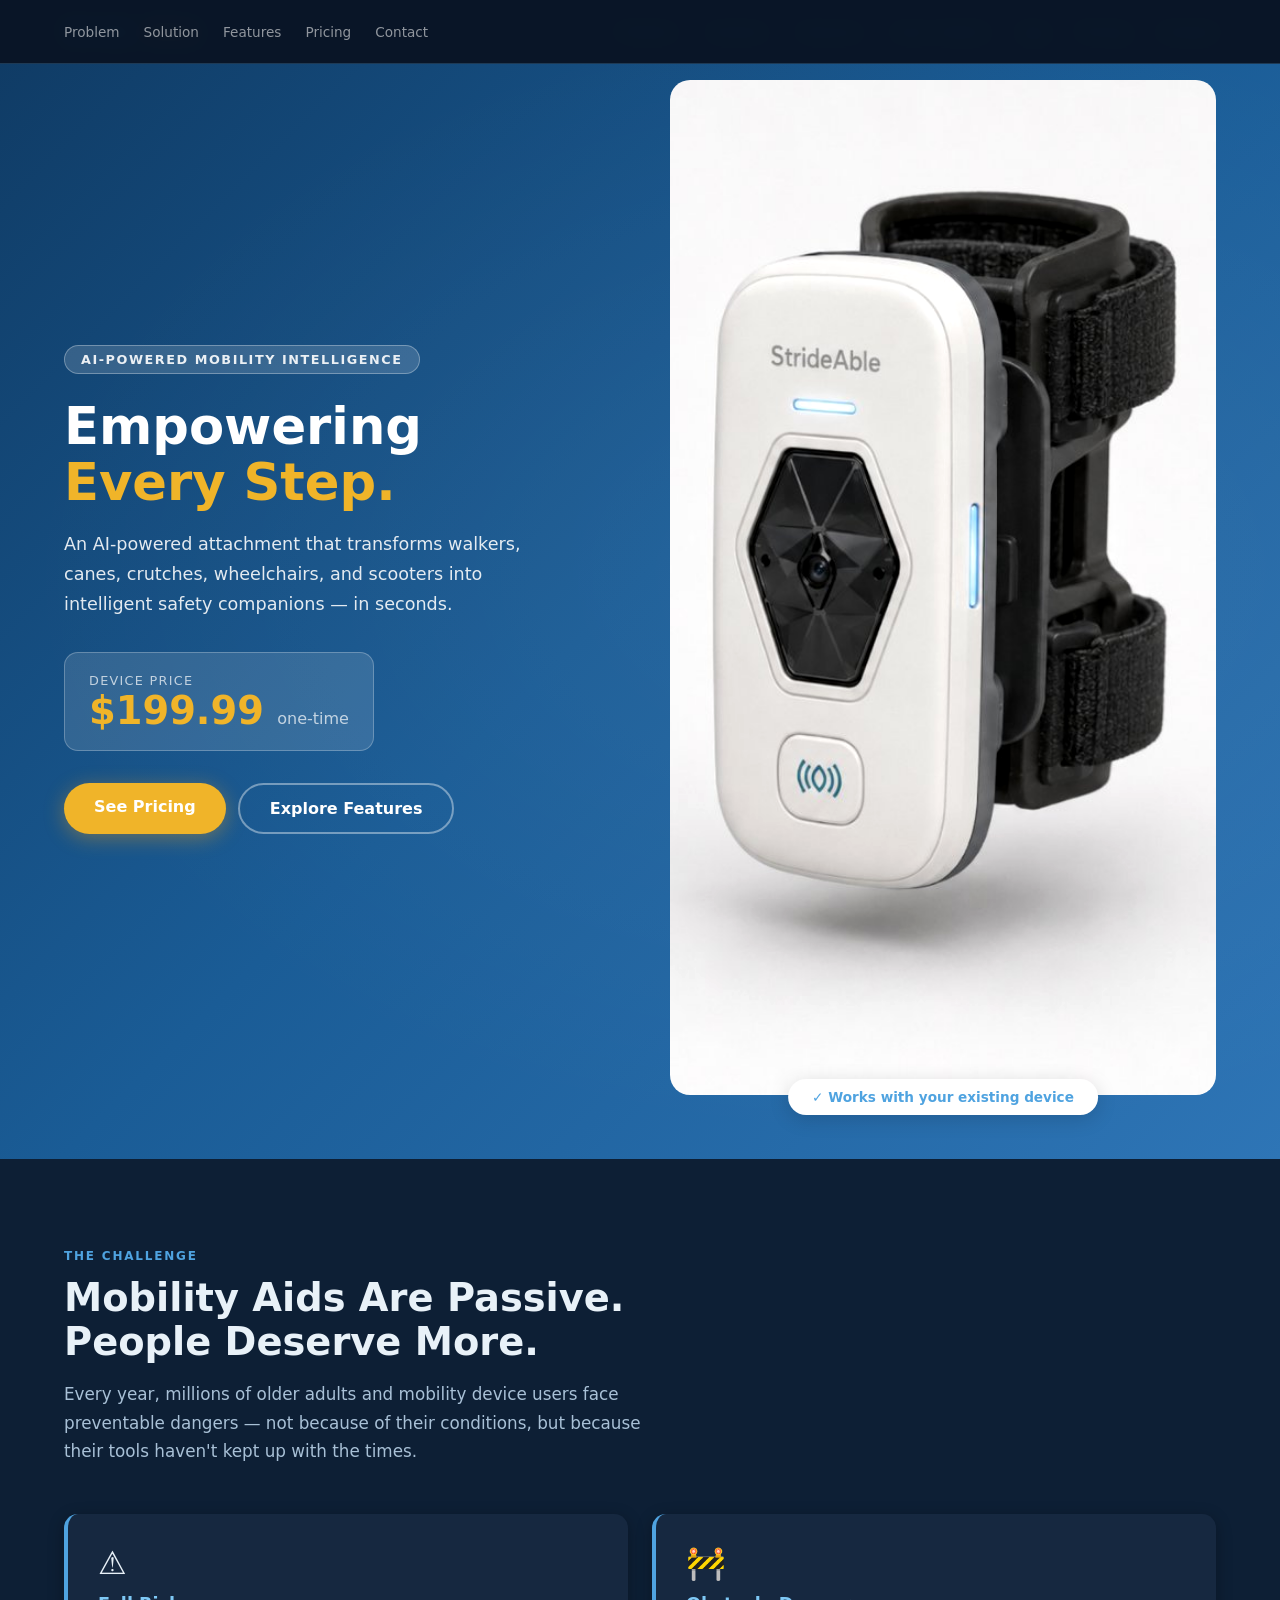
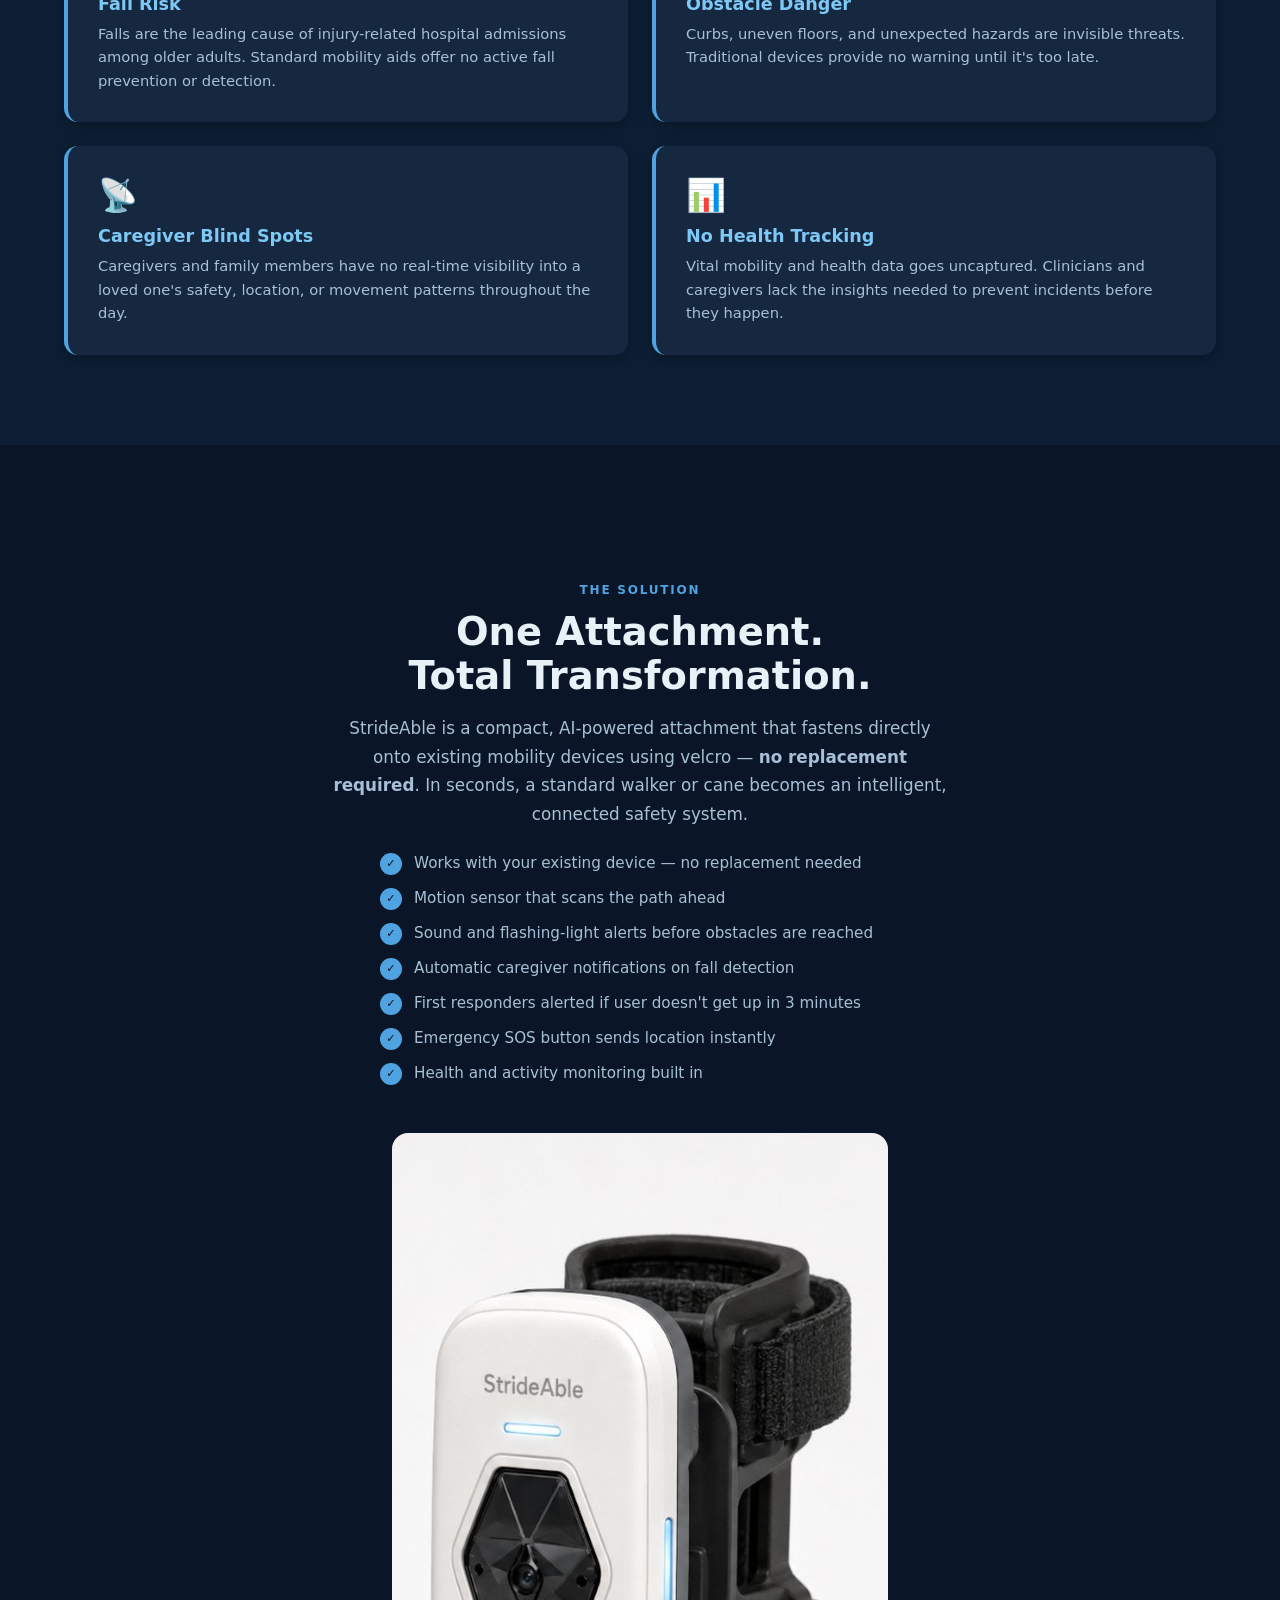
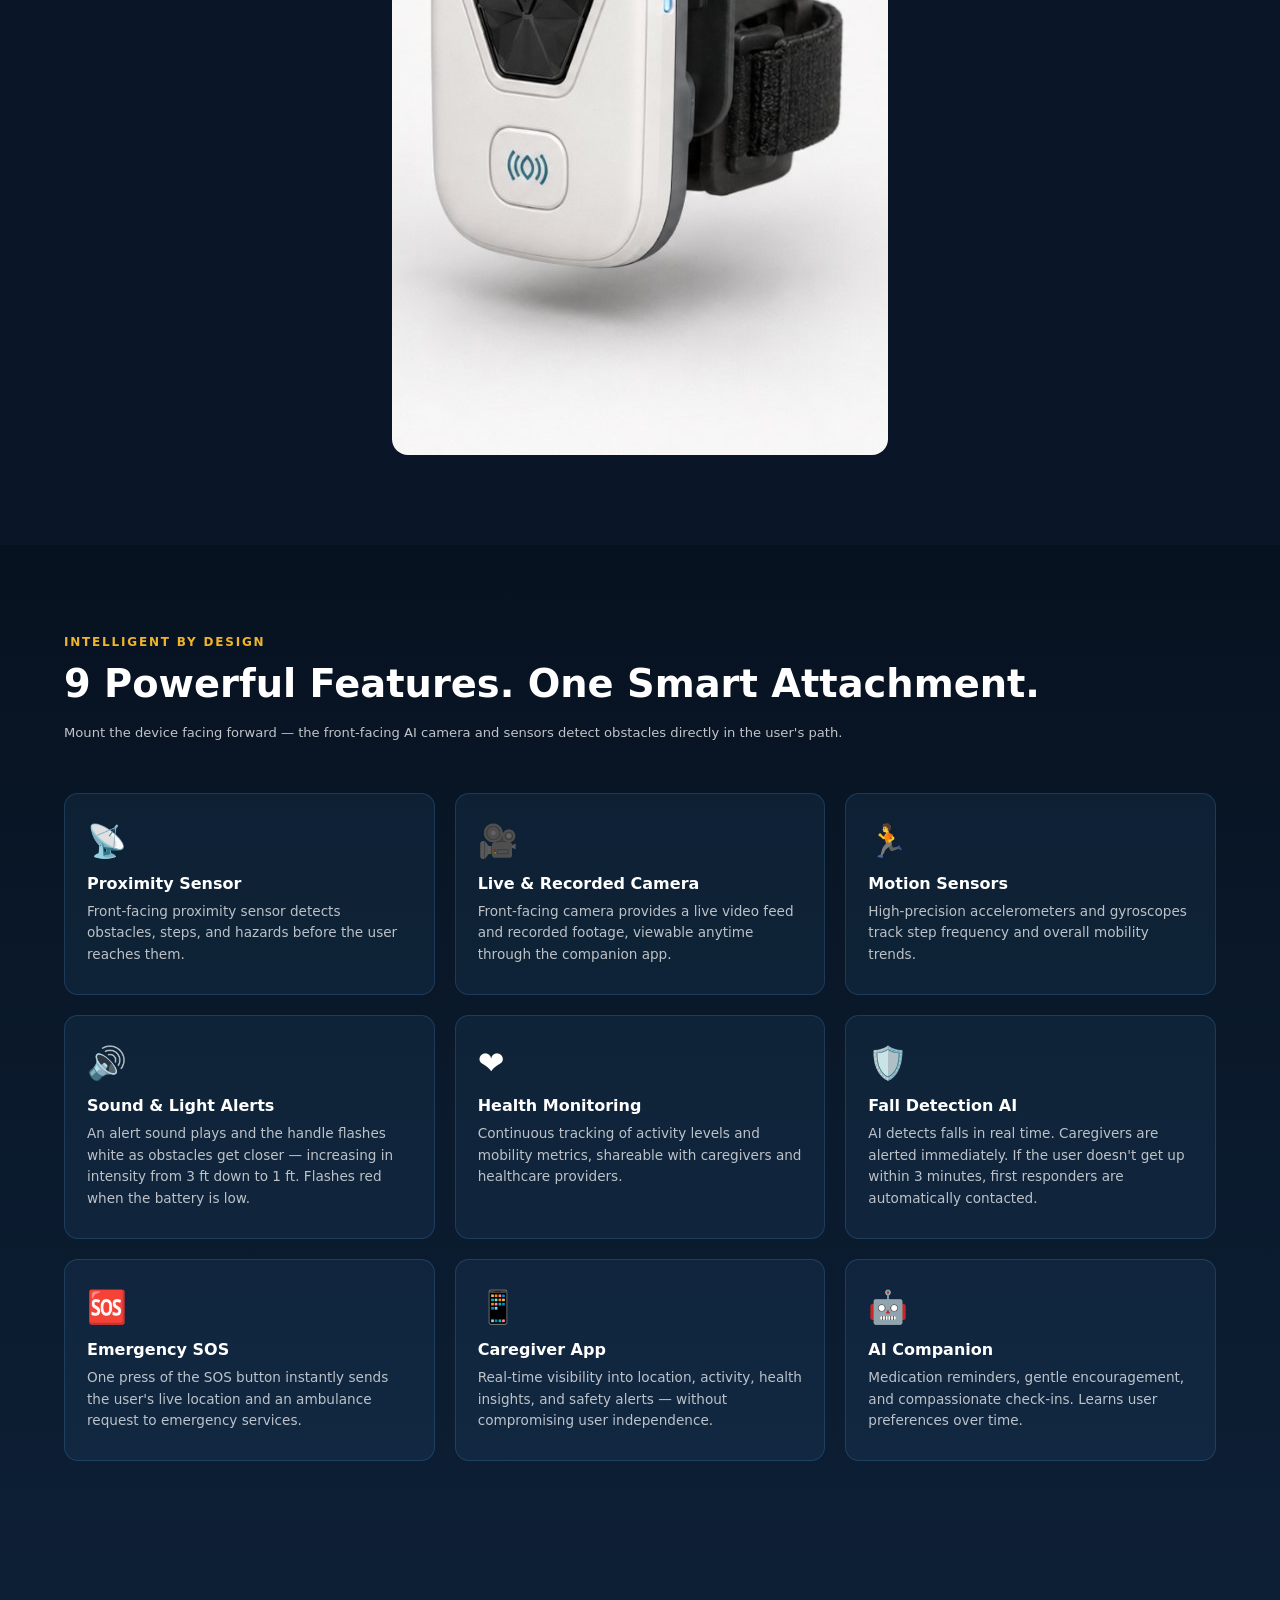
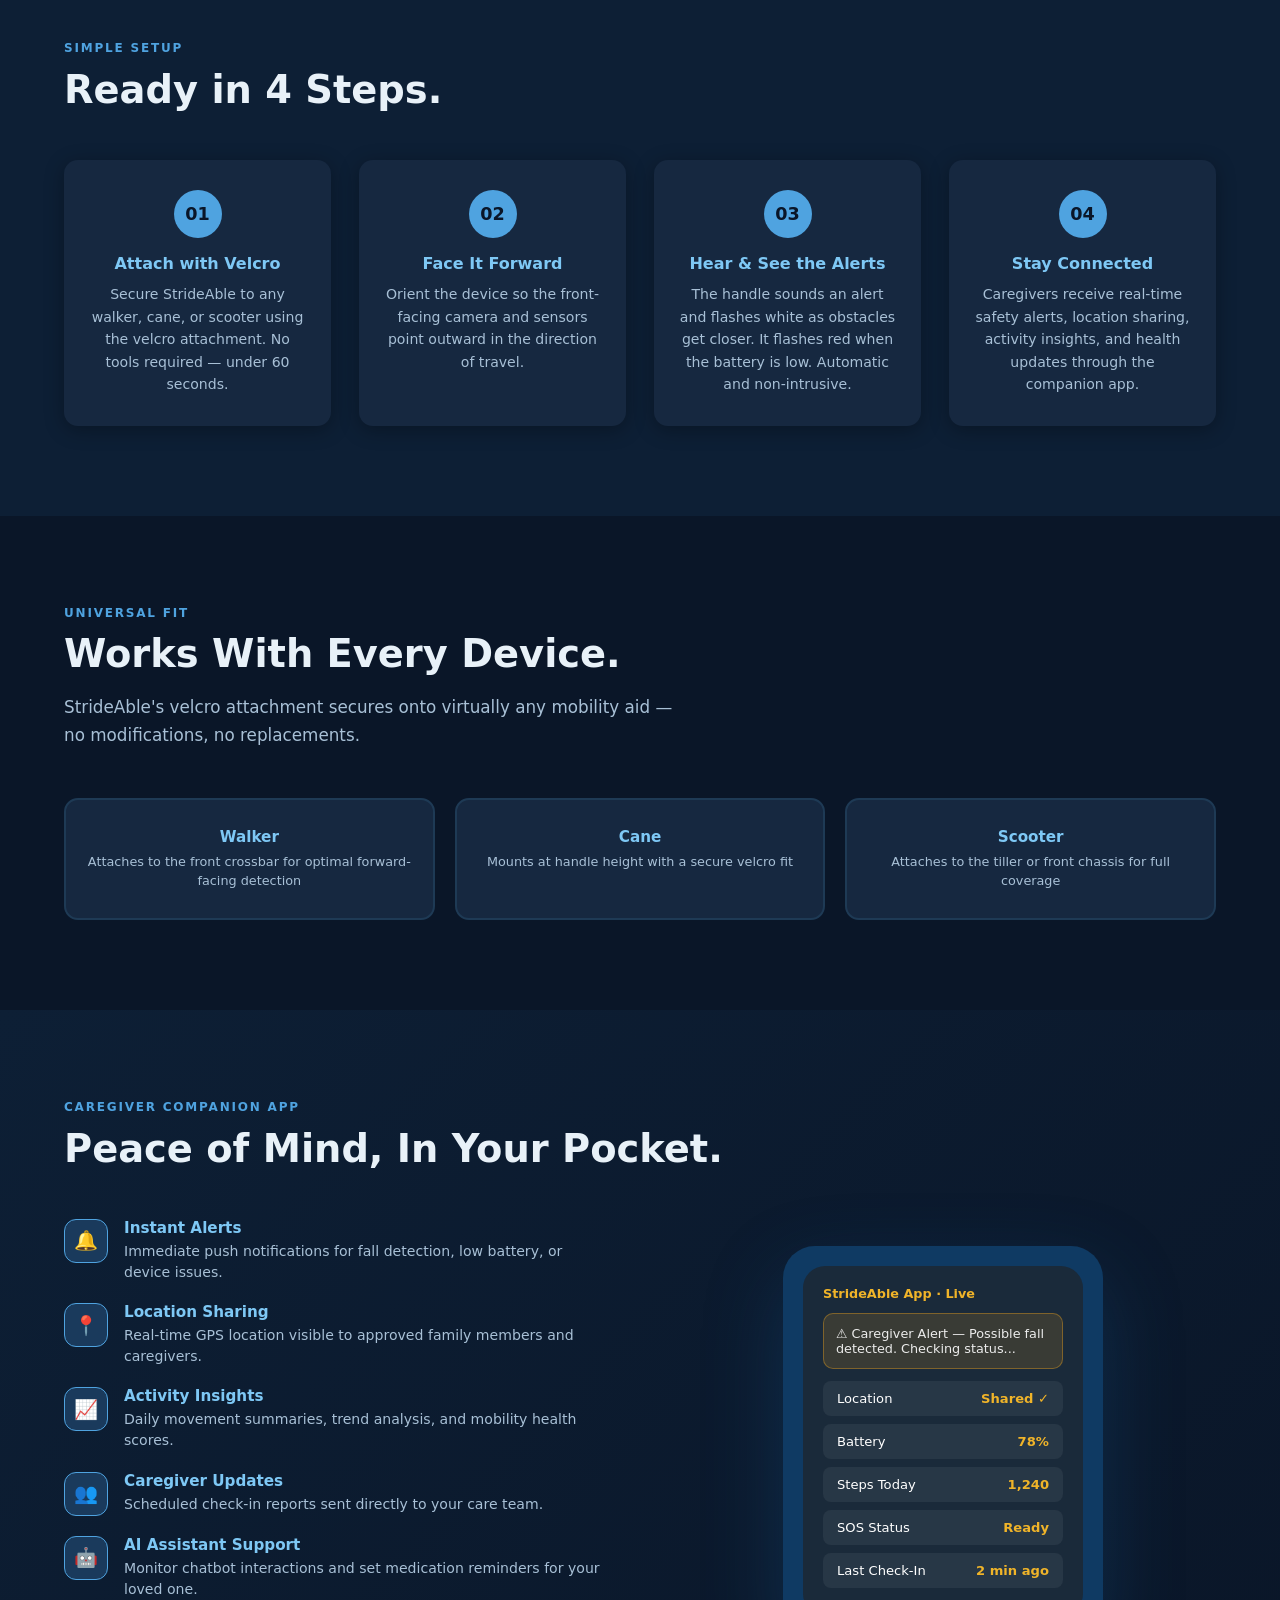
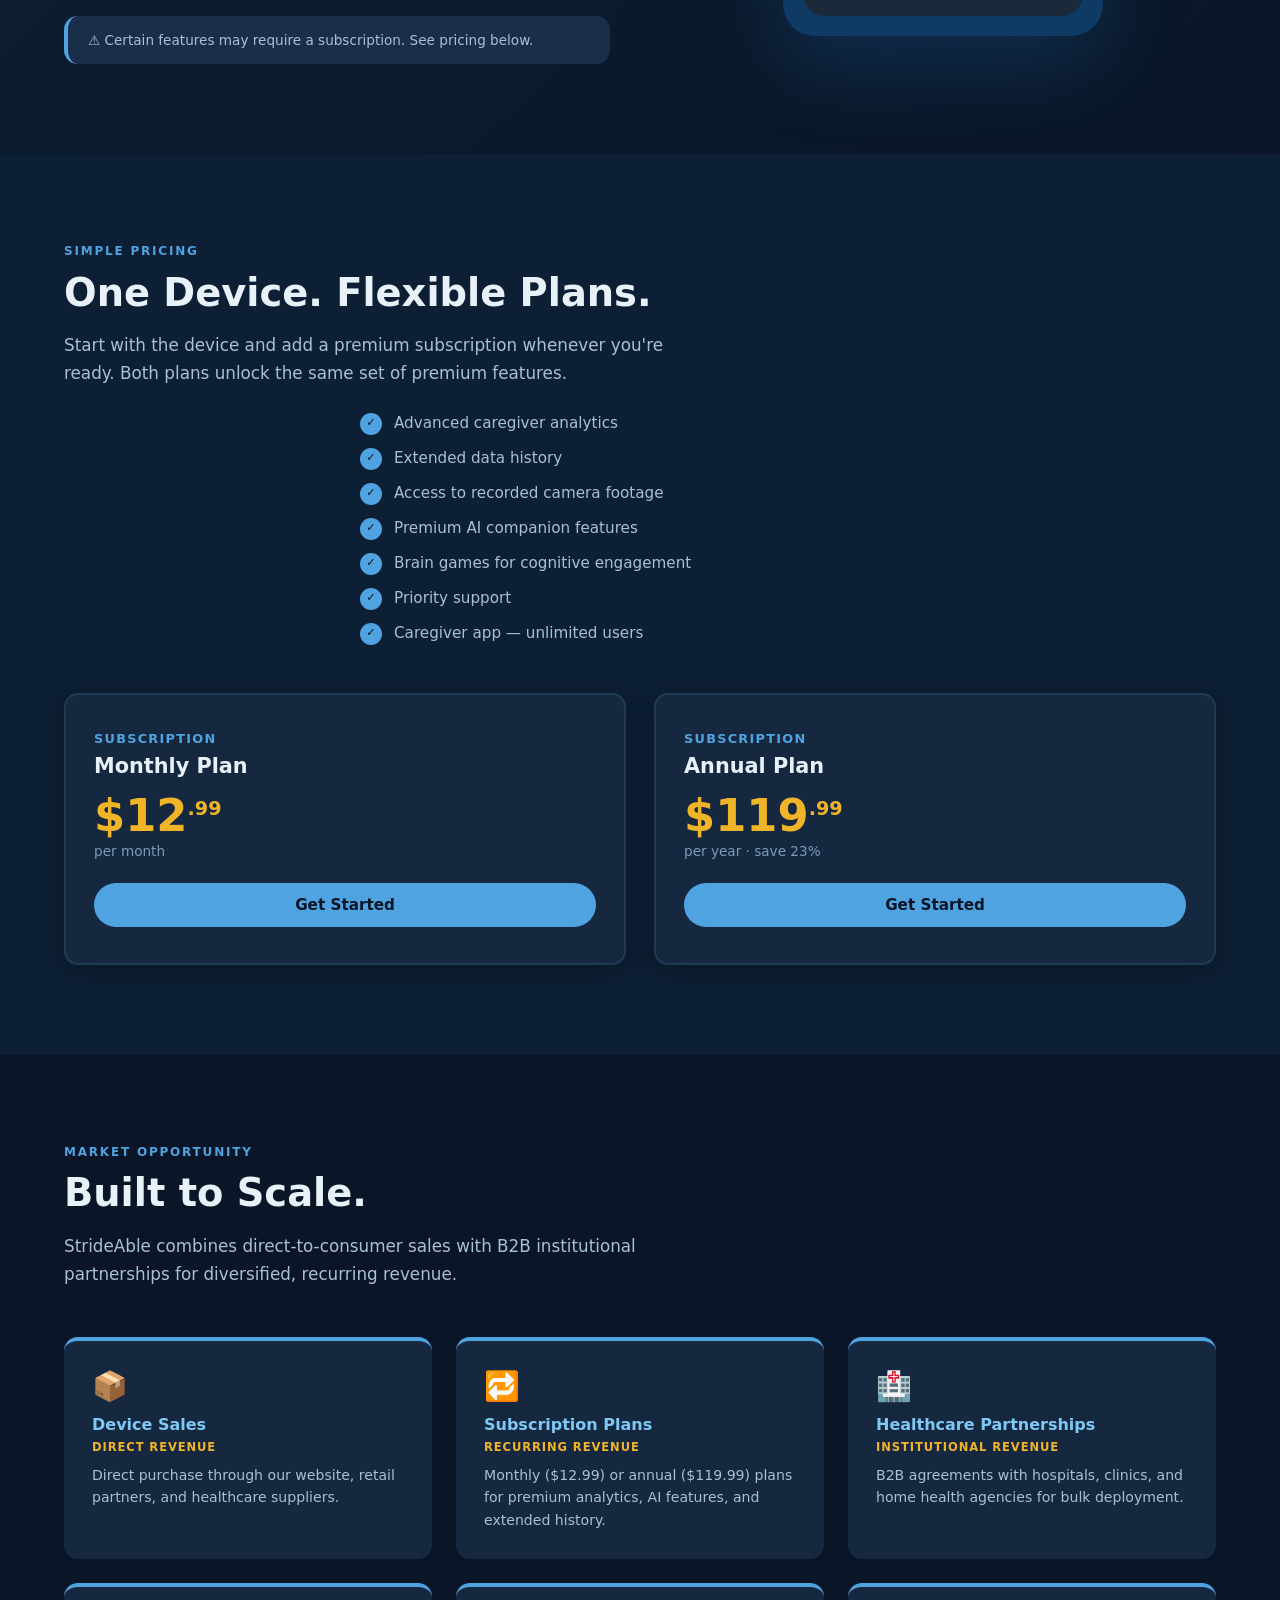
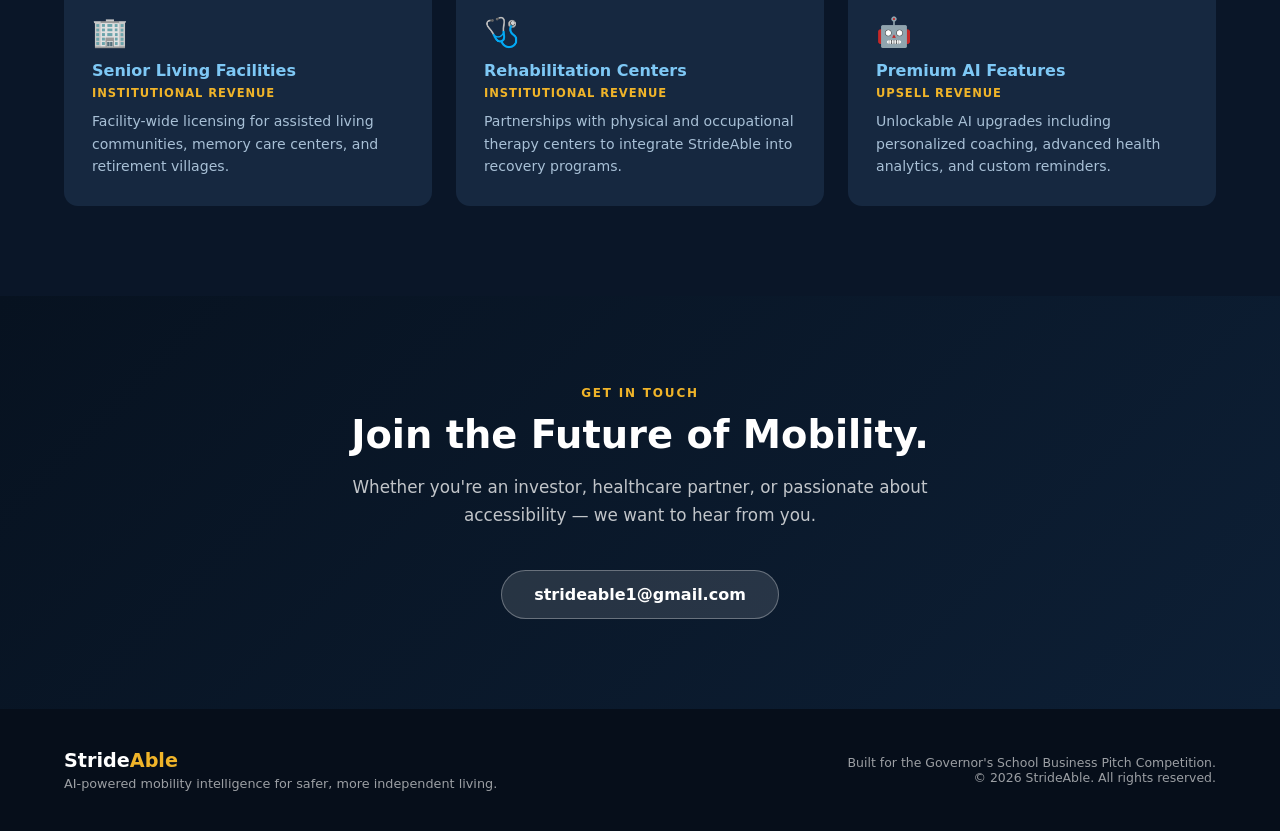
<file: index.html>
<!DOCTYPE html>
<html lang="en">
<head>
<meta charset="UTF-8">
<meta name="viewport" content="width=device-width, initial-scale=1.0">
<title>StrideAble — Empowering Every Step.</title>
<style>
  :root {
    --blue: #4fa3e0;
    --blue-dark: #0a1628;
    --blue-mid: #7ec8f5;
    --blue-light: #1a2e4a;
    --blue-xlight: #152236;
    --accent: #f0b429;
    --white: #0d1f35;
    --gray: #a8c0d6;
    --gray-light: #111f30;
    --text: #e8f1f8;
    --radius: 14px;
    --card-bg: #162840;
    --border: #1e3a55;
  }
  * { box-sizing: border-box; margin: 0; padding: 0; }
  html { scroll-behavior: smooth; }
  body { font-family: 'Segoe UI', system-ui, sans-serif; color: var(--text); background: #0a1628; }

  /* NAV */
  nav {
    position: fixed; top: 0; left: 0; right: 0; z-index: 100;
    background: rgba(10,22,40,0.97); backdrop-filter: blur(10px);
    border-bottom: 1px solid #1e3a55;
    display: flex; align-items: center; justify-content: space-between;
    padding: 0 5%; height: 64px;
  }
  .nav-logo { display: flex; align-items: center; gap: 10px; font-weight: 800; font-size: 1.3rem; color: var(--blue); text-decoration: none; }
  .nav-logo span { color: var(--accent); }
  nav ul { list-style: none; display: flex; gap: 2rem; }
  nav ul a { text-decoration: none; color: #7a9cb8; font-size: 0.9rem; font-weight: 500; transition: color 0.2s; }
  nav ul a:hover { color: var(--blue); }

  /* HERO */
  #hero {
    min-height: 100vh;
    background: linear-gradient(135deg, #0f3a63 0%, #1A5C96 50%, #2E75B6 100%);
    display: flex; align-items: center; padding: 80px 5% 60px;
    position: relative; overflow: hidden;
  }
  #hero::before {
    content: ''; position: absolute; inset: 0;
    background: radial-gradient(ellipse at 70% 50%, rgba(255,255,255,0.05) 0%, transparent 70%);
  }
  .hero-inner { display: grid; grid-template-columns: 1fr 1fr; gap: 60px; align-items: center; max-width: 1200px; margin: 0 auto; width: 100%; }
  .hero-text { color: white; }
  .hero-eyebrow { display: inline-block; background: rgba(255,255,255,0.15); border: 1px solid rgba(255,255,255,0.3); color: rgba(255,255,255,0.9); font-size: 0.8rem; font-weight: 600; letter-spacing: 0.12em; text-transform: uppercase; padding: 6px 16px; border-radius: 50px; margin-bottom: 1.5rem; }
  .hero-text h1 { font-size: clamp(2.2rem, 4vw, 3.5rem); font-weight: 900; line-height: 1.1; margin-bottom: 1.2rem; }
  .hero-text h1 span { color: var(--accent); }
  .hero-text p { font-size: 1.1rem; line-height: 1.7; opacity: 0.88; margin-bottom: 2rem; max-width: 480px; }
  .hero-price-box {
    background: rgba(255,255,255,0.12); border: 1px solid rgba(255,255,255,0.25);
    border-radius: var(--radius); padding: 20px 24px; margin-bottom: 2rem; display: inline-block;
  }
  .hero-price-label { font-size: 0.8rem; opacity: 0.7; text-transform: uppercase; letter-spacing: 0.1em; margin-bottom: 4px; }
  .hero-price { font-size: 2.4rem; font-weight: 900; color: var(--accent); line-height: 1; }
  .hero-price sub { font-size: 1rem; font-weight: 500; color: rgba(255,255,255,0.7); vertical-align: baseline; }
  .hero-btns { display: flex; gap: 12px; flex-wrap: wrap; }
  .btn-primary {
    background: var(--accent); color: white; font-weight: 700; font-size: 1rem;
    padding: 14px 30px; border-radius: 50px; text-decoration: none;
    transition: transform 0.2s, box-shadow 0.2s;
    box-shadow: 0 4px 20px rgba(232,160,32,0.4);
  }
  .btn-primary:hover { transform: translateY(-2px); box-shadow: 0 8px 30px rgba(232,160,32,0.5); }
  .btn-secondary {
    background: transparent; color: white; font-weight: 600; font-size: 1rem;
    padding: 14px 30px; border-radius: 50px; text-decoration: none;
    border: 2px solid rgba(255,255,255,0.4); transition: all 0.2s;
  }
  .btn-secondary:hover { background: rgba(255,255,255,0.1); border-color: white; }
  .hero-image { position: relative; }
  .hero-image img { width: 100%; border-radius: 20px; }
  .hero-image img.orig-device { mix-blend-mode: multiply; filter: contrast(1.05); border-radius: 20px; box-shadow: none; }
  .hero-badge {
    position: absolute; bottom: -16px; left: 50%; transform: translateX(-50%);
    background: white; color: var(--blue); font-weight: 700; font-size: 0.85rem;
    padding: 10px 24px; border-radius: 50px; white-space: nowrap;
    box-shadow: 0 4px 20px rgba(0,0,0,0.15);
  }

  /* SECTIONS */
  section { padding: 90px 5%; }
  .section-inner { max-width: 1200px; margin: 0 auto; }
  .eyebrow { font-size: 0.75rem; font-weight: 700; letter-spacing: 0.15em; text-transform: uppercase; color: #4fa3e0; margin-bottom: 0.8rem; }
  .section-title { font-size: clamp(1.8rem, 3vw, 2.6rem); font-weight: 900; line-height: 1.15; margin-bottom: 1rem; color: #e8f1f8; }
  .section-subtitle { font-size: 1.05rem; color: #a8c0d6; line-height: 1.7; max-width: 620px; }

  /* PROBLEM */
  #problem { background: #0d1f35; }
  .problem-grid { display: grid; grid-template-columns: repeat(2, 1fr); gap: 24px; margin-top: 3rem; }
  .problem-card {
    background: #162840; border-radius: var(--radius); padding: 30px;
    border-left: 4px solid var(--blue); box-shadow: 0 4px 16px rgba(0,0,0,0.3);
    transition: transform 0.2s;
  }
  .problem-card:hover { transform: translateY(-3px); }
  .problem-icon { font-size: 2rem; margin-bottom: 12px; }
  .problem-card h3 { font-size: 1.1rem; font-weight: 800; margin-bottom: 8px; color: #7ec8f5; }
  .problem-card p { font-size: 0.92rem; color: #a8c0d6; line-height: 1.6; }

  /* SOLUTION */
  .solution-grid { display: flex; flex-direction: column; align-items: center; gap: 48px; margin-top: 3rem; text-align: center; max-width: 800px; margin-left: auto; margin-right: auto; }
  .solution-checks { list-style: none; margin-top: 1.5rem; display: flex; flex-direction: column; gap: 12px; max-width: 520px; margin-left: auto; margin-right: auto; text-align: left; }
  .solution-checks li { display: flex; align-items: flex-start; gap: 12px; font-size: 0.95rem; line-height: 1.5; color: #a8c0d6; }
  .solution-checks li::before { content: '✓'; background: #4fa3e0; color: #0a1628; border-radius: 50%; width: 22px; height: 22px; display: flex; align-items: center; justify-content: center; font-size: 0.7rem; font-weight: 800; flex-shrink: 0; margin-top: 1px; }
  .solution-img { border-radius: 20px; width: 100%; max-width: 500px; display: flex; justify-content: center; margin: 0 auto; }
  .solution-img img { flex: 1; border-radius: 16px; }
  .solution-img img { width: 100%; display: block; }

  /* FEATURES */
  #features { background: linear-gradient(180deg, #071220 0%, #0d1f35 100%); color: white; }
  #features .eyebrow { color: var(--accent); }
  #features .section-title { color: white; }
  #features .section-subtitle { color: rgba(255,255,255,0.75); }
  .features-grid { display: grid; grid-template-columns: repeat(3, 1fr); gap: 20px; margin-top: 3rem; }
  .feature-card {
    background: rgba(79,163,224,0.08); border: 1px solid rgba(79,163,224,0.2);
    border-radius: var(--radius); padding: 28px 22px;
    transition: background 0.2s, transform 0.2s;
  }
  .feature-card:hover { background: rgba(79,163,224,0.15); transform: translateY(-4px); }
  .feature-icon { font-size: 2rem; margin-bottom: 14px; }
  .feature-card h3 { font-size: 1rem; font-weight: 800; margin-bottom: 8px; color: white; }
  .feature-card p { font-size: 0.85rem; color: rgba(255,255,255,0.72); line-height: 1.6; }

  /* HOW IT WORKS */
  #how-it-works { background: #0d1f35; }
  .steps-grid { display: grid; grid-template-columns: repeat(4, 1fr); gap: 28px; margin-top: 3rem; }
  .step-card { background: #162840; border-radius: var(--radius); padding: 30px 24px; text-align: center; box-shadow: 0 4px 20px rgba(0,0,0,0.3); position: relative; }
  .step-num { width: 48px; height: 48px; background: #4fa3e0; color: #0a1628; border-radius: 50%; display: flex; align-items: center; justify-content: center; font-weight: 900; font-size: 1.1rem; margin: 0 auto 16px; }
  .step-card h3 { font-size: 1rem; font-weight: 800; margin-bottom: 10px; color: #7ec8f5; }
  .step-card p { font-size: 0.88rem; color: #a8c0d6; line-height: 1.6; }

  /* COMPATIBLE */
  #compatible { background: #0a1628; }
  .compat-grid { display: grid; grid-template-columns: repeat(3, 1fr); gap: 20px; margin-top: 3rem; }
  .compat-card {
    border: 2px solid #1e3a55; border-radius: var(--radius); padding: 28px 16px; background: #162840;
    text-align: center; transition: all 0.2s;
  }
  .compat-card:hover { border-color: #4fa3e0; background: #1a3050; transform: translateY(-3px); }

  .compat-card h3 { font-size: 0.95rem; font-weight: 800; color: #7ec8f5; margin-bottom: 6px; }
  .compat-card p { font-size: 0.8rem; color: #a8c0d6; line-height: 1.5; }

  /* APP */
  #app { background: linear-gradient(135deg, #0d1f35 0%, #0a1628 100%); }
  .app-grid { display: grid; grid-template-columns: 1fr 1fr; gap: 60px; align-items: center; margin-top: 3rem; }
  .app-features { display: flex; flex-direction: column; gap: 20px; }
  .app-feature { display: flex; align-items: flex-start; gap: 16px; }
  .app-feature-icon { width: 44px; height: 44px; background: #1a3a5c; border: 1px solid #4fa3e0; border-radius: 12px; display: flex; align-items: center; justify-content: center; font-size: 1.2rem; flex-shrink: 0; }
  .app-feature-text h4 { font-size: 0.95rem; font-weight: 800; margin-bottom: 4px; color: #7ec8f5; }
  .app-feature-text p { font-size: 0.88rem; color: #a8c0d6; line-height: 1.5; }
  .app-note { background: #1a2e4a; border-radius: var(--radius); padding: 16px 20px; margin-top: 16px; font-size: 0.85rem; color: #a8c0d6; border-left: 4px solid #4fa3e0; }
  .phone-mockup {
    background: #0f3a63; border-radius: 32px; padding: 20px;
    box-shadow: 0 30px 80px rgba(26,92,150,0.3); max-width: 320px; margin: 0 auto;
  }
  .phone-screen { background: #1a2a3a; border-radius: 22px; padding: 20px; color: white; }
  .phone-header { font-size: 0.8rem; font-weight: 700; color: var(--accent); margin-bottom: 12px; }
  .phone-alert { background: rgba(232,160,32,0.15); border: 1px solid rgba(232,160,32,0.4); border-radius: 10px; padding: 12px; font-size: 0.8rem; color: rgba(255,255,255,0.9); margin-bottom: 12px; }
  .phone-stat { display: flex; justify-content: space-between; align-items: center; background: rgba(255,255,255,0.06); border-radius: 8px; padding: 10px 14px; margin-bottom: 8px; font-size: 0.82rem; }
  .phone-stat-val { color: var(--accent); font-weight: 800; }

  /* PRICING */
  #pricing { background: #0d1f35; }
  .pricing-grid { display: grid; grid-template-columns: repeat(2, 1fr); gap: 28px; margin-top: 3rem; }
  .pricing-card {
    background: #162840; border-radius: var(--radius); padding: 36px 28px;
    box-shadow: 0 4px 24px rgba(0,0,0,0.35); border: 2px solid #1e3a55;
    transition: all 0.2s; position: relative;
  }
  .pricing-card:hover { border-color: #4fa3e0; transform: translateY(-4px); }

  .pricing-badge {
    position: absolute; top: -14px; left: 50%; transform: translateX(-50%);
    background: var(--blue); color: white; font-size: 0.72rem; font-weight: 800;
    letter-spacing: 0.1em; text-transform: uppercase; padding: 5px 16px; border-radius: 50px;
  }
  .pricing-type { font-size: 0.8rem; font-weight: 700; letter-spacing: 0.1em; text-transform: uppercase; color: #4fa3e0; margin-bottom: 8px; }
  .pricing-name { font-size: 1.3rem; font-weight: 900; color: #e8f1f8; margin-bottom: 16px; }
  .pricing-price { font-size: 2.8rem; font-weight: 900; color: #f0b429; line-height: 1; margin-bottom: 4px; }
  .pricing-period { font-size: 0.85rem; color: #7a9cb8; margin-bottom: 24px; }
  .pricing-features { list-style: none; display: flex; flex-direction: column; gap: 10px; margin-bottom: 28px; }
  .pricing-features li { display: flex; align-items: flex-start; gap: 10px; font-size: 0.88rem; color: #a8c0d6; line-height: 1.4; }
  .pricing-features li::before { content: '✓'; color: #4fa3e0; font-weight: 800; flex-shrink: 0; }
  .pricing-cta {
    display: block; text-align: center; background: #4fa3e0; color: #0a1628;
    font-weight: 700; font-size: 0.95rem; padding: 13px; border-radius: 50px;
    text-decoration: none; transition: all 0.2s;
  }
  .pricing-cta:hover { background: #7ec8f5; }


  /* BUSINESS */
  #business { background: #0a1628; }
  .business-grid { display: grid; grid-template-columns: repeat(3, 1fr); gap: 24px; margin-top: 3rem; }
  .biz-card {
    border-radius: var(--radius); padding: 28px; background: #162840;
    border-top: 4px solid #4fa3e0;
  }
  .biz-icon { font-size: 1.8rem; margin-bottom: 12px; }
  .biz-card h3 { font-size: 1rem; font-weight: 800; margin-bottom: 6px; color: #7ec8f5; }
  .biz-tag { font-size: 0.72rem; font-weight: 700; text-transform: uppercase; letter-spacing: 0.08em; color: #f0b429; margin-bottom: 10px; }
  .biz-card p { font-size: 0.88rem; color: #a8c0d6; line-height: 1.6; }

  /* CONTACT */
  #contact { background: linear-gradient(135deg, #071220 0%, #0d1f35 100%); color: white; text-align: center; }
  #contact .section-title { color: white; }
  #contact .section-subtitle { color: rgba(255,255,255,0.75); margin: 0 auto 2.5rem; }
  .contact-email {
    display: inline-block; background: rgba(255,255,255,0.12); border: 1px solid rgba(255,255,255,0.3);
    color: white; text-decoration: none; padding: 14px 32px; border-radius: 50px;
    font-weight: 700; font-size: 1rem; transition: all 0.2s;
  }
  .contact-email:hover { background: rgba(255,255,255,0.2); }

  /* FOOTER */
  footer {
    background: #060e1a; color: rgba(255,255,255,0.6); padding: 40px 5%;
    display: flex; align-items: center; justify-content: space-between; flex-wrap: gap;
  }
  .footer-logo { font-size: 1.2rem; font-weight: 900; color: white; }
  .footer-logo span { color: var(--accent); }
  .footer-tagline { font-size: 0.8rem; margin-top: 4px; }
  footer nav ul { display: flex; gap: 1.5rem; list-style: none; }
  footer nav ul a { color: rgba(255,255,255,0.55); text-decoration: none; font-size: 0.85rem; transition: color 0.2s; }
  footer nav ul a:hover { color: white; }
  .footer-copy { font-size: 0.78rem; text-align: right; }

  /* SCROLL ANIMATIONS */
  .fade-up { opacity: 0; transform: translateY(24px); transition: opacity 0.6s ease, transform 0.6s ease; }
  .fade-up.visible { opacity: 1; transform: translateY(0); }

  @media (max-width: 900px) {
    .hero-inner, .solution-grid, .app-grid { grid-template-columns: 1fr; }
    .features-grid { grid-template-columns: repeat(2,1fr); }
    .steps-grid { grid-template-columns: repeat(2,1fr); }
    .compat-grid, .pricing-grid, .business-grid { grid-template-columns: repeat(2,1fr); }
    .problem-grid { grid-template-columns: 1fr; }
  }
  @media (max-width: 600px) {
    .features-grid, .steps-grid, .compat-grid, .pricing-grid, .business-grid { grid-template-columns: 1fr; }
    nav ul { display: none; }
  }
</style>
</head>
<body>

<!-- NAV -->
<nav>
  <a href="#hero" class="nav-logo">Stride<span>Able</span></a>
  <ul>
    <li><a href="#problem">Problem</a></li>
    <li><a href="#solution">Solution</a></li>
    <li><a href="#features">Features</a></li>
    <li><a href="#how-it-works">How It Works</a></li>
    <li><a href="#app">App</a></li>
    <li><a href="#pricing">Pricing</a></li>
    <li><a href="#contact">Contact</a></li>
  </ul>
</nav>

<!-- HERO -->
<section id="hero">
  <div class="hero-inner">
    <div class="hero-text fade-up">
      <div class="hero-eyebrow">AI-Powered Mobility Intelligence</div>
      <h1>Empowering<br><span>Every Step.</span></h1>
      <p>An AI-powered attachment that transforms walkers, canes, crutches, wheelchairs, and scooters into intelligent safety companions — in seconds.</p>
      <div class="hero-price-box">
        <div class="hero-price-label">Device Price</div>
        <div class="hero-price">$199.99 <sub>one-time</sub></div>
      </div>
      <div class="hero-btns">
        <a href="#pricing" class="btn-primary">See Pricing</a>
        <a href="#features" class="btn-secondary">Explore Features</a>
      </div>
    </div>
    <div class="hero-image fade-up">
      <img class="orig-device" src="[data-uri]" alt="StrideAble device shown on mobility aids">
      <div class="hero-badge">✓ Works with your existing device</div>
    </div>
  </div>
</section>

<!-- PROBLEM -->
<section id="problem">
  <div class="section-inner">
    <div class="eyebrow fade-up">The Challenge</div>
    <h2 class="section-title fade-up">Mobility Aids Are Passive.<br>People Deserve More.</h2>
    <p class="section-subtitle fade-up">Every year, millions of older adults and mobility device users face preventable dangers — not because of their conditions, but because their tools haven't kept up with the times.</p>
    <div class="problem-grid">
      <div class="problem-card fade-up">
        <div class="problem-icon">⚠️</div>
        <h3>Fall Risk</h3>
        <p>Falls are the leading cause of injury-related hospital admissions among older adults. Standard mobility aids offer no active fall prevention or detection.</p>
      </div>
      <div class="problem-card fade-up">
        <div class="problem-icon">🚧</div>
        <h3>Obstacle Danger</h3>
        <p>Curbs, uneven floors, and unexpected hazards are invisible threats. Traditional devices provide no warning until it's too late.</p>
      </div>
      <div class="problem-card fade-up">
        <div class="problem-icon">📡</div>
        <h3>Caregiver Blind Spots</h3>
        <p>Caregivers and family members have no real-time visibility into a loved one's safety, location, or movement patterns throughout the day.</p>
      </div>
      <div class="problem-card fade-up">
        <div class="problem-icon">📊</div>
        <h3>No Health Tracking</h3>
        <p>Vital mobility and health data goes uncaptured. Clinicians and caregivers lack the insights needed to prevent incidents before they happen.</p>
      </div>
    </div>
  </div>
</section>

<!-- SOLUTION -->
<section id="solution">
  <div class="section-inner">
    <div class="solution-grid">
      <div>
        <div class="eyebrow fade-up">The Solution</div>
        <h2 class="section-title fade-up">One Attachment.<br>Total Transformation.</h2>
        <p class="section-subtitle fade-up">StrideAble is a compact, AI-powered attachment that fastens directly onto existing mobility devices using velcro — <strong>no replacement required</strong>. In seconds, a standard walker or cane becomes an intelligent, connected safety system.</p>
        <ul class="solution-checks fade-up">
          <li>Works with your existing device — no replacement needed</li>
          <li>Motion sensor that scans the path ahead</li>
          <li>Sound and flashing-light alerts before obstacles are reached</li>
          <li>Automatic caregiver notifications on fall detection</li>
          <li>First responders alerted if user doesn't get up in 3 minutes</li>
          <li>Emergency SOS button sends location instantly</li>
          <li>Health and activity monitoring built in</li>
        </ul>
      </div>
        
        <img class="orig-device" style="max-width:100%; display:block; margin:0 auto; border-radius:16px;" src="[data-uri]" alt="StrideAble device shown on mobility aids">
      </div>
    </div>
  </div>
</section>

<!-- FEATURES -->
<section id="features">
  <div class="section-inner">
    <div class="eyebrow fade-up">Intelligent By Design</div>
    <h2 class="section-title fade-up">9 Powerful Features. One Smart Attachment.</h2>
    <p class="section-subtitle fade-up" style="white-space:nowrap; font-size:0.82rem; overflow:hidden; text-overflow:ellipsis; max-width:100%;">Mount the device facing forward — the front-facing AI camera and sensors detect obstacles directly in the user's path.</p>
    <div class="features-grid">
      <div class="feature-card fade-up">
        <div class="feature-icon">📡</div>
        <h3>Proximity Sensor</h3>
        <p>Front-facing proximity sensor detects obstacles, steps, and hazards before the user reaches them.</p>
      </div>
      <div class="feature-card fade-up">
        <div class="feature-icon">🎥</div>
        <h3>Live & Recorded Camera</h3>
        <p>Front-facing camera provides a live video feed and recorded footage, viewable anytime through the companion app.</p>
      </div>
      <div class="feature-card fade-up">
        <div class="feature-icon">🏃</div>
        <h3>Motion Sensors</h3>
        <p>High-precision accelerometers and gyroscopes track step frequency and overall mobility trends.</p>
      </div>
      <div class="feature-card fade-up">
        <div class="feature-icon">🔊</div>
        <h3>Sound &amp; Light Alerts</h3>
        <p>An alert sound plays and the handle flashes white as obstacles get closer — increasing in intensity from 3 ft down to 1 ft. Flashes red when the battery is low.</p>
      </div>
      <div class="feature-card fade-up">
        <div class="feature-icon">❤️</div>
        <h3>Health Monitoring</h3>
        <p>Continuous tracking of activity levels and mobility metrics, shareable with caregivers and healthcare providers.</p>
      </div>
      <div class="feature-card fade-up">
        <div class="feature-icon">🛡️</div>
        <h3>Fall Detection AI</h3>
        <p>AI detects falls in real time. Caregivers are alerted immediately. If the user doesn't get up within 3 minutes, first responders are automatically contacted.</p>
      </div>
      <div class="feature-card fade-up">
        <div class="feature-icon">🆘</div>
        <h3>Emergency SOS</h3>
        <p>One press of the SOS button instantly sends the user's live location and an ambulance request to emergency services.</p>
      </div>
      <div class="feature-card fade-up">
        <div class="feature-icon">📱</div>
        <h3>Caregiver App</h3>
        <p>Real-time visibility into location, activity, health insights, and safety alerts — without compromising user independence.</p>
      </div>
      <div class="feature-card fade-up">
        <div class="feature-icon">🤖</div>
        <h3>AI Companion</h3>
        <p>Medication reminders, gentle encouragement, and compassionate check-ins. Learns user preferences over time.</p>
      </div>
    </div>
  </div>
</section>

<!-- HOW IT WORKS -->
<section id="how-it-works">
  <div class="section-inner">
    <div class="eyebrow fade-up">Simple Setup</div>
    <h2 class="section-title fade-up">Ready in 4 Steps.</h2>
    <div class="steps-grid">
      <div class="step-card fade-up">
        <div class="step-num">01</div>
        <h3>Attach with Velcro</h3>
        <p>Secure StrideAble to any walker, cane, or scooter using the velcro attachment. No tools required — under 60 seconds.</p>
      </div>
      <div class="step-card fade-up">
        <div class="step-num">02</div>
        <h3>Face It Forward</h3>
        <p>Orient the device so the front-facing camera and sensors point outward in the direction of travel.</p>
      </div>
      <div class="step-card fade-up">
        <div class="step-num">03</div>
        <h3>Hear &amp; See the Alerts</h3>
        <p>The handle sounds an alert and flashes white as obstacles get closer. It flashes red when the battery is low. Automatic and non-intrusive.</p>
      </div>
      <div class="step-card fade-up">
        <div class="step-num">04</div>
        <h3>Stay Connected</h3>
        <p>Caregivers receive real-time safety alerts, location sharing, activity insights, and health updates through the companion app.</p>
      </div>
    </div>
  </div>
</section>

<!-- COMPATIBLE -->
<section id="compatible">
  <div class="section-inner">
    <div class="eyebrow fade-up">Universal Fit</div>
    <h2 class="section-title fade-up">Works With Every Device.</h2>
    <p class="section-subtitle fade-up">StrideAble's velcro attachment secures onto virtually any mobility aid — no modifications, no replacements.</p>
    <div class="compat-grid">
      <div class="compat-card fade-up">
        <h3>Walker</h3>
        <p>Attaches to the front crossbar for optimal forward-facing detection</p>
      </div>
      <div class="compat-card fade-up">
        <h3>Cane</h3>
        <p>Mounts at handle height with a secure velcro fit</p>
      </div>
      <div class="compat-card fade-up">
        <h3>Scooter</h3>
        <p>Attaches to the tiller or front chassis for full coverage</p>
      </div>
    </div>
  </div>
</section>

<!-- APP -->
<section id="app">
  <div class="section-inner">
    <div class="eyebrow fade-up">Caregiver Companion App</div>
    <h2 class="section-title fade-up">Peace of Mind, In Your Pocket.</h2>
    <div class="app-grid">
      <div>
        <div class="app-features">
          <div class="app-feature fade-up">
            <div class="app-feature-icon">🔔</div>
            <div class="app-feature-text">
              <h4>Instant Alerts</h4>
              <p>Immediate push notifications for fall detection, low battery, or device issues.</p>
            </div>
          </div>
          <div class="app-feature fade-up">
            <div class="app-feature-icon">📍</div>
            <div class="app-feature-text">
              <h4>Location Sharing</h4>
              <p>Real-time GPS location visible to approved family members and caregivers.</p>
            </div>
          </div>
          <div class="app-feature fade-up">
            <div class="app-feature-icon">📈</div>
            <div class="app-feature-text">
              <h4>Activity Insights</h4>
              <p>Daily movement summaries, trend analysis, and mobility health scores.</p>
            </div>
          </div>
          <div class="app-feature fade-up">
            <div class="app-feature-icon">👥</div>
            <div class="app-feature-text">
              <h4>Caregiver Updates</h4>
              <p>Scheduled check-in reports sent directly to your care team.</p>
            </div>
          </div>
          <div class="app-feature fade-up">
            <div class="app-feature-icon">🤖</div>
            <div class="app-feature-text">
              <h4>AI Assistant Support</h4>
              <p>Monitor chatbot interactions and set medication reminders for your loved one.</p>
            </div>
          </div>
        </div>
        <div class="app-note fade-up">⚠️ Certain features may require a subscription. See pricing below.</div>
      </div>
      <div class="fade-up">
        <div class="phone-mockup">
          <div class="phone-screen">
            <div class="phone-header">StrideAble App · Live</div>
            <div class="phone-alert">⚠️ Caregiver Alert — Possible fall detected. Checking status...</div>
            <div class="phone-stat"><span>Location</span><span class="phone-stat-val">Shared ✓</span></div>
            <div class="phone-stat"><span>Battery</span><span class="phone-stat-val">78%</span></div>
            <div class="phone-stat"><span>Steps Today</span><span class="phone-stat-val">1,240</span></div>
            <div class="phone-stat"><span>SOS Status</span><span class="phone-stat-val">Ready</span></div>
            <div class="phone-stat"><span>Last Check-In</span><span class="phone-stat-val">2 min ago</span></div>
          </div>
        </div>
      </div>
    </div>
  </div>
</section>

<!-- PRICING -->
<section id="pricing">
  <div class="section-inner">
    <div class="eyebrow fade-up">Simple Pricing</div>
    <h2 class="section-title fade-up">One Device. Flexible Plans.</h2>
    <p class="section-subtitle fade-up">Start with the device and add a premium subscription whenever you're ready. Both plans unlock the same set of premium features.</p>
    <ul class="solution-checks fade-up" style="max-width:560px; margin:1.5rem auto 2.5rem;">
      <li>Advanced caregiver analytics</li>
      <li>Extended data history</li>
      <li>Access to recorded camera footage</li>
      <li>Premium AI companion features</li>
      <li>Brain games for cognitive engagement</li>
      <li>Priority support</li>
      <li>Caregiver app — unlimited users</li>
    </ul>
    <div class="pricing-grid">
      <div class="pricing-card fade-up">
        <div class="pricing-type">Subscription</div>
        <div class="pricing-name">Monthly Plan</div>
        <div class="pricing-price">$12<sup style="font-size:1.2rem">.99</sup></div>
        <div class="pricing-period">per month</div>
        <a href="#contact" class="pricing-cta">Get Started</a>
      </div>
      <div class="pricing-card fade-up">
        <div class="pricing-type">Subscription</div>
        <div class="pricing-name">Annual Plan</div>
        <div class="pricing-price">$119<sup style="font-size:1.2rem">.99</sup></div>
        <div class="pricing-period">per year · save 23%</div>
        <a href="#contact" class="pricing-cta">Get Started</a>
      </div>
    </div>
  </div>
</section>

<!-- BUSINESS -->
<section id="business">
  <div class="section-inner">
    <div class="eyebrow fade-up">Market Opportunity</div>
    <h2 class="section-title fade-up">Built to Scale.</h2>
    <p class="section-subtitle fade-up">StrideAble combines direct-to-consumer sales with B2B institutional partnerships for diversified, recurring revenue.</p>
    <div class="business-grid">
      <div class="biz-card fade-up">
        <div class="biz-icon">📦</div>
        <h3>Device Sales</h3>
        <div class="biz-tag">Direct Revenue</div>
        <p>Direct purchase through our website, retail partners, and healthcare suppliers.</p>
      </div>
      <div class="biz-card fade-up">
        <div class="biz-icon">🔁</div>
        <h3>Subscription Plans</h3>
        <div class="biz-tag">Recurring Revenue</div>
        <p>Monthly ($12.99) or annual ($119.99) plans for premium analytics, AI features, and extended history.</p>
      </div>
      <div class="biz-card fade-up">
        <div class="biz-icon">🏥</div>
        <h3>Healthcare Partnerships</h3>
        <div class="biz-tag">Institutional Revenue</div>
        <p>B2B agreements with hospitals, clinics, and home health agencies for bulk deployment.</p>
      </div>
      <div class="biz-card fade-up">
        <div class="biz-icon">🏢</div>
        <h3>Senior Living Facilities</h3>
        <div class="biz-tag">Institutional Revenue</div>
        <p>Facility-wide licensing for assisted living communities, memory care centers, and retirement villages.</p>
      </div>
      <div class="biz-card fade-up">
        <div class="biz-icon">🩺</div>
        <h3>Rehabilitation Centers</h3>
        <div class="biz-tag">Institutional Revenue</div>
        <p>Partnerships with physical and occupational therapy centers to integrate StrideAble into recovery programs.</p>
      </div>
      <div class="biz-card fade-up">
        <div class="biz-icon">🤖</div>
        <h3>Premium AI Features</h3>
        <div class="biz-tag">Upsell Revenue</div>
        <p>Unlockable AI upgrades including personalized coaching, advanced health analytics, and custom reminders.</p>
      </div>
    </div>
  </div>
</section>

<!-- CONTACT -->
<section id="contact">
  <div class="section-inner" style="text-align:center">
    <div class="eyebrow fade-up" style="color:var(--accent)">Get In Touch</div>
    <h2 class="section-title fade-up" style="color:white">Join the Future of Mobility.</h2>
    <p class="section-subtitle fade-up" style="color:rgba(255,255,255,0.75); margin:0 auto 2.5rem;">Whether you're an investor, healthcare partner, or passionate about accessibility — we want to hear from you.</p>
    <a href="mailto:strideable1@gmail.com" class="contact-email fade-up">strideable1@gmail.com</a>
  </div>
</section>

<!-- FOOTER -->
<footer>
  <div>
    <div class="footer-logo">Stride<span>Able</span></div>
    <div class="footer-tagline">AI-powered mobility intelligence for safer, more independent living.</div>
  </div>
  <nav><ul>
    <li><a href="#problem">Problem</a></li>
    <li><a href="#solution">Solution</a></li>
    <li><a href="#features">Features</a></li>
    <li><a href="#pricing">Pricing</a></li>
    <li><a href="#contact">Contact</a></li>
  </ul></nav>
  <div class="footer-copy">
    Built for the Governor's School Business Pitch Competition.<br>
    © 2026 StrideAble. All rights reserved.
  </div>
</footer>

<script>
  // Scroll fade-in
  const observer = new IntersectionObserver((entries) => {
    entries.forEach(e => { if (e.isIntersecting) e.target.classList.add('visible'); });
  }, { threshold: 0.12 });
  document.querySelectorAll('.fade-up').forEach(el => observer.observe(el));
</script>
</body>
</html>
</file>
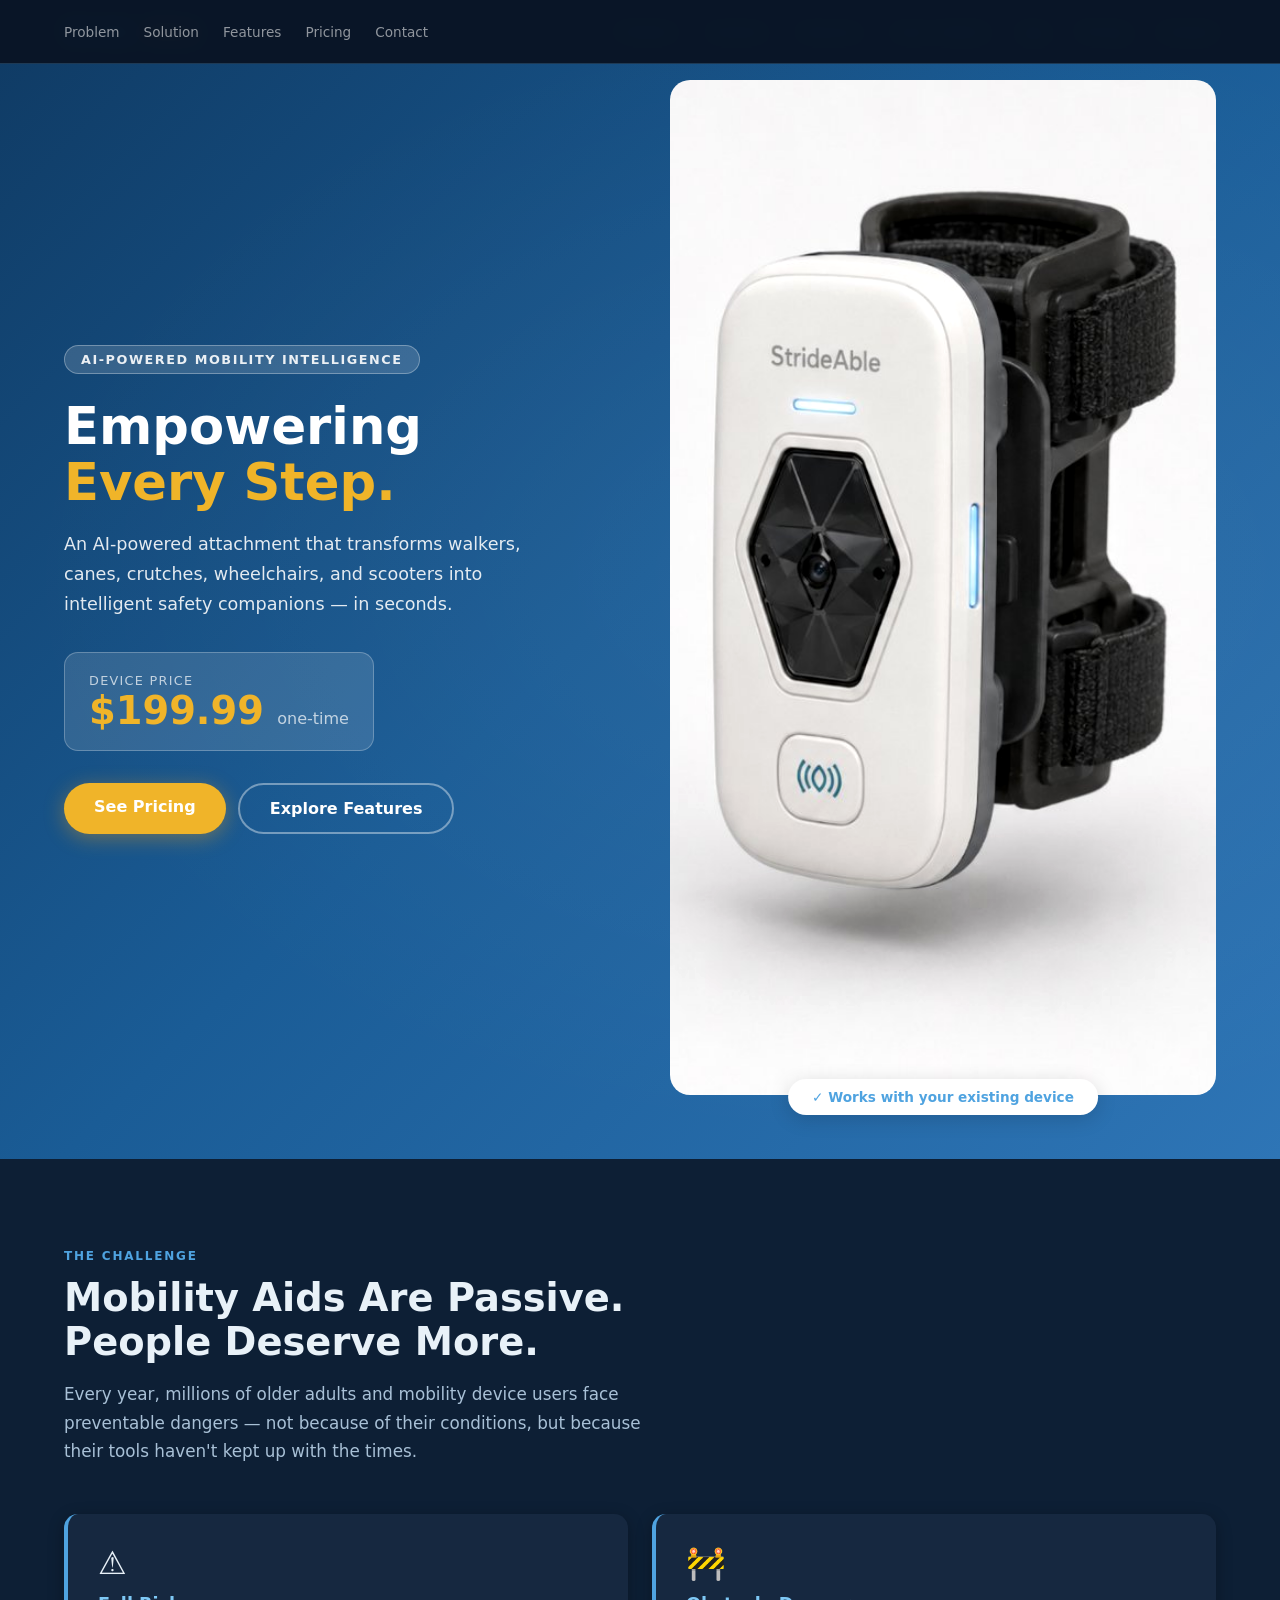
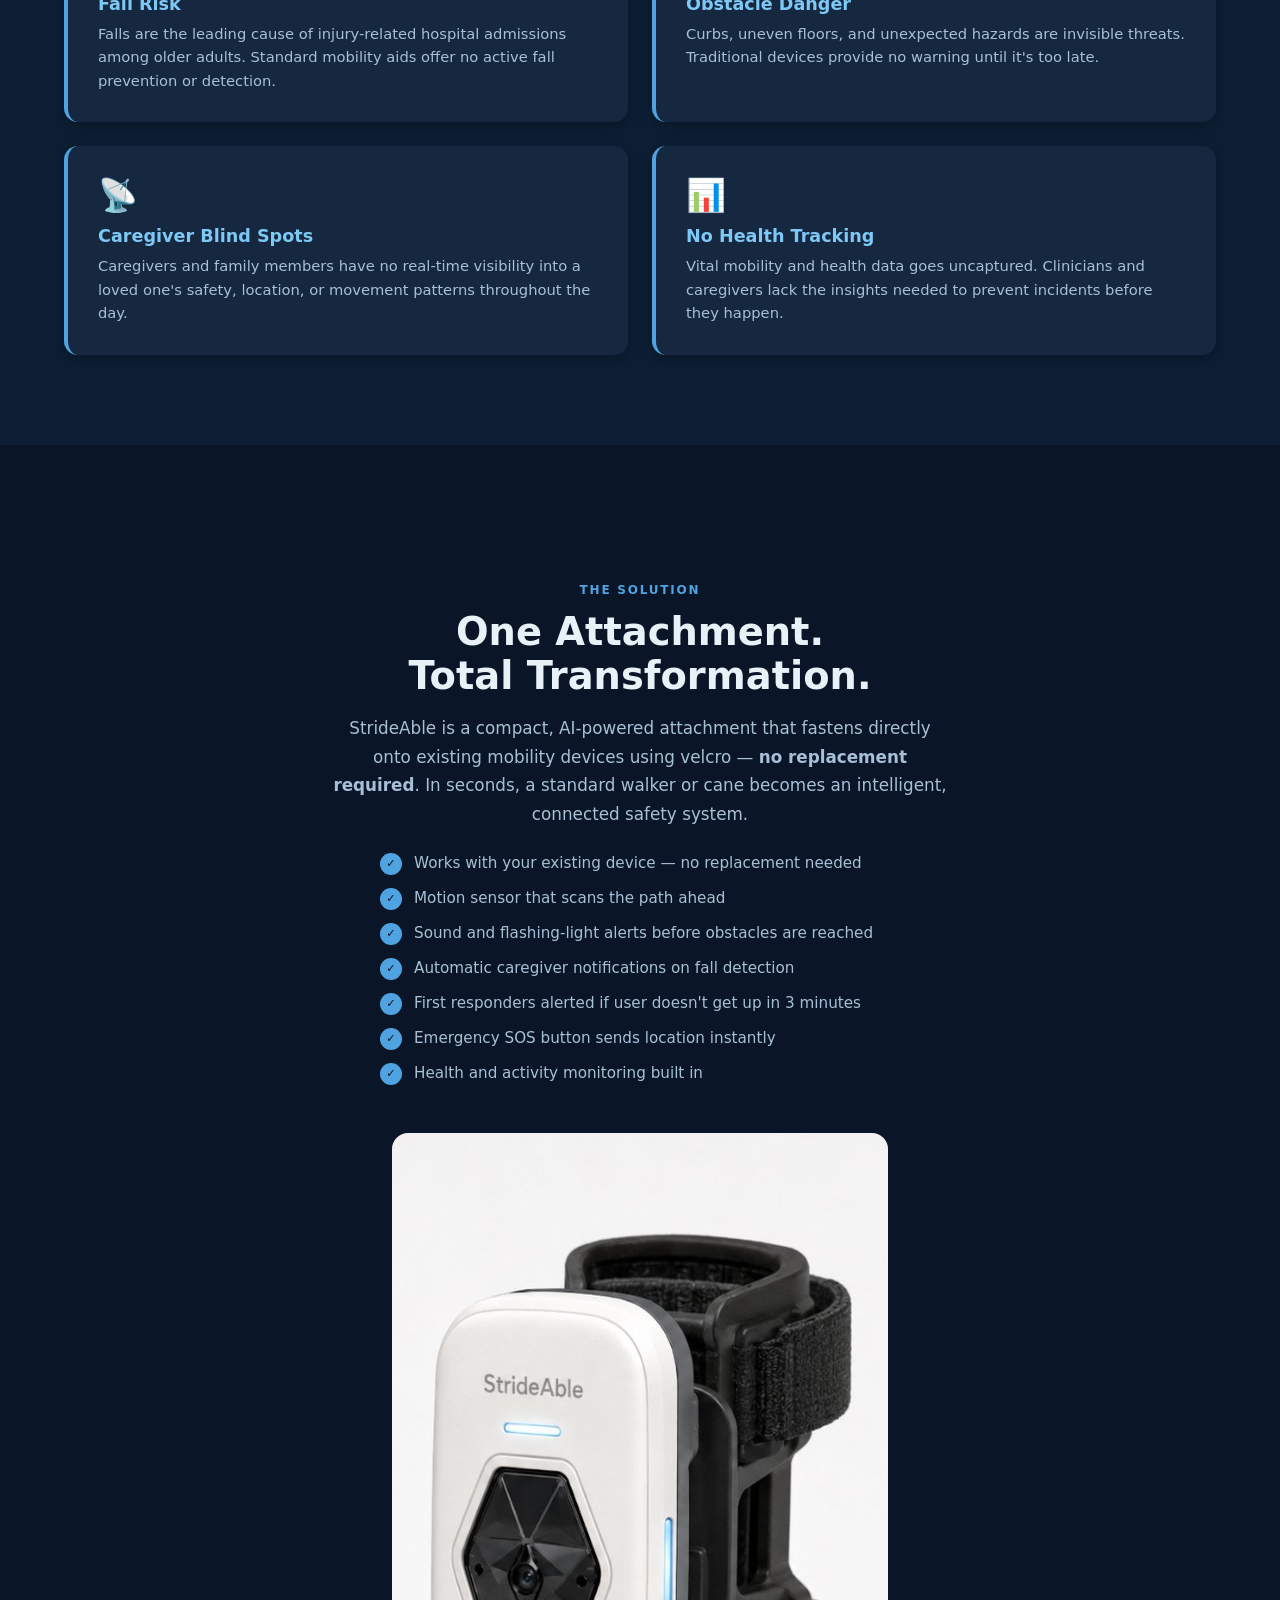
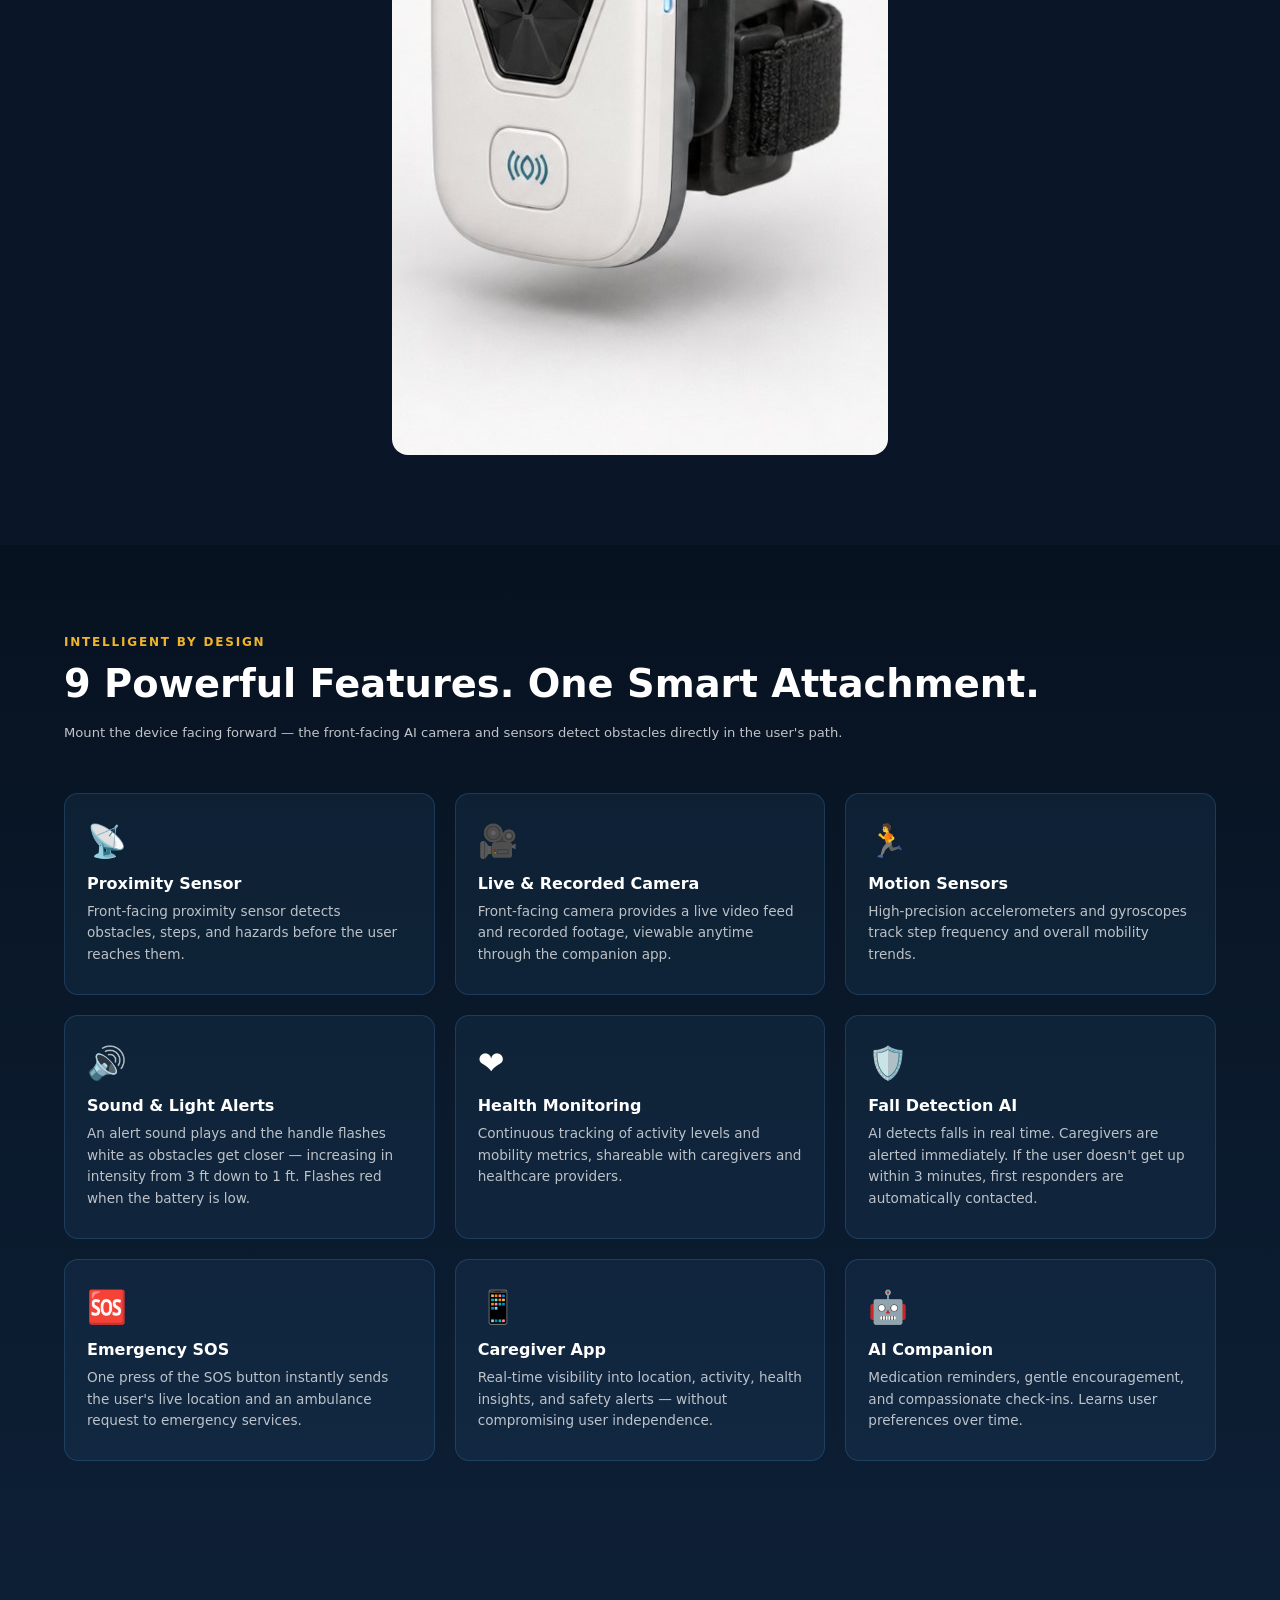
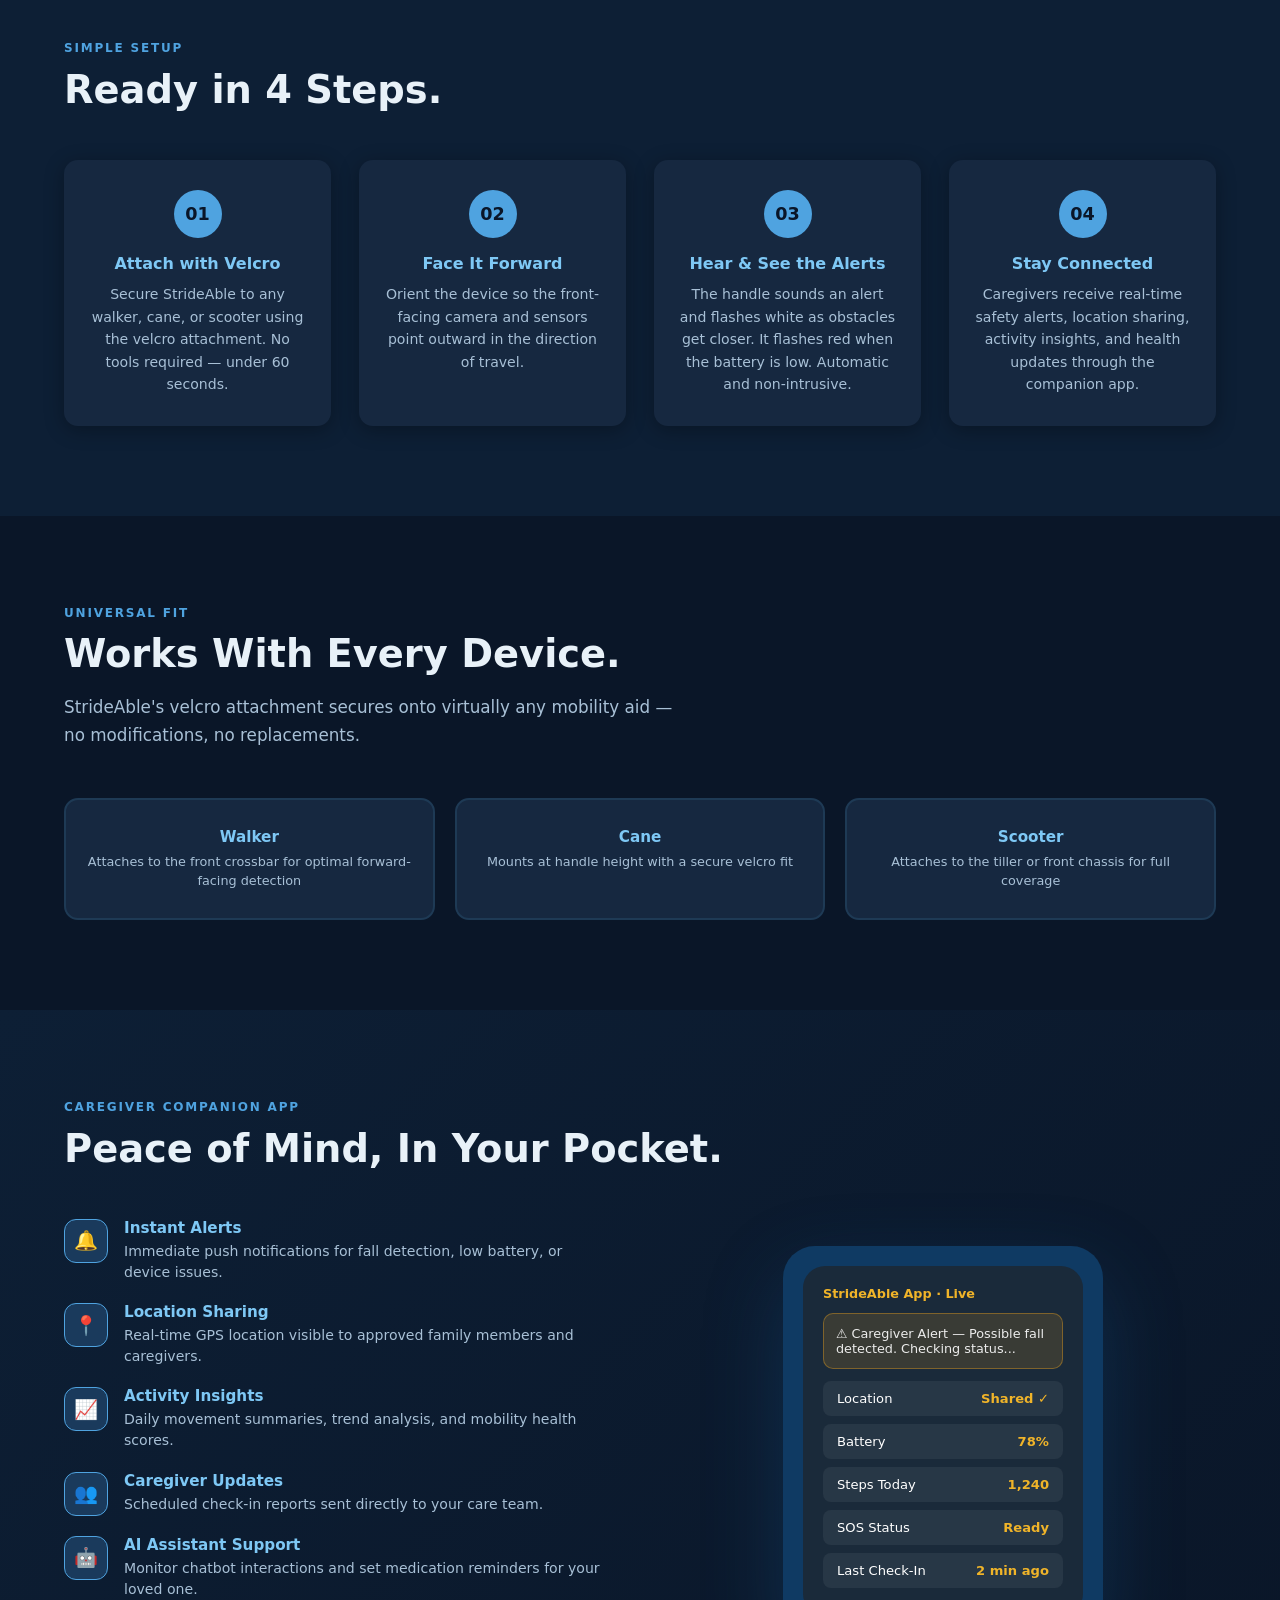
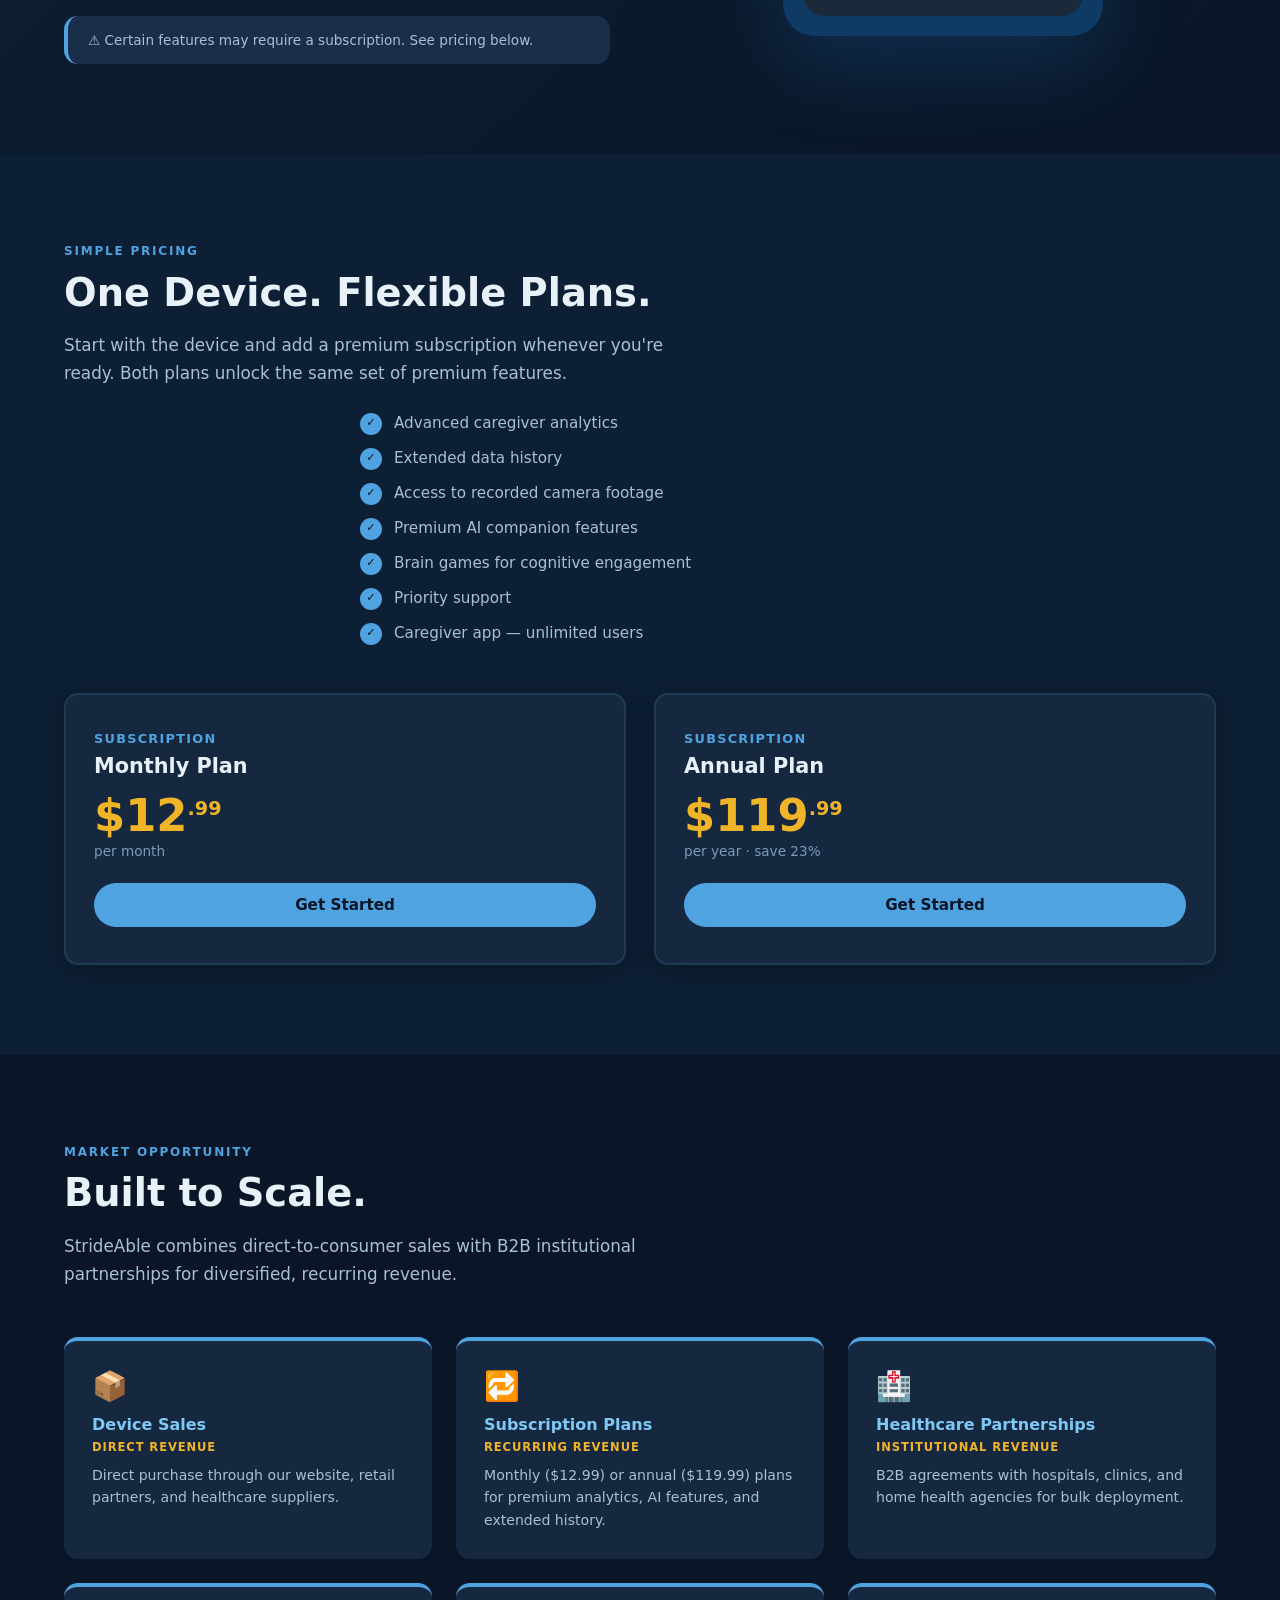
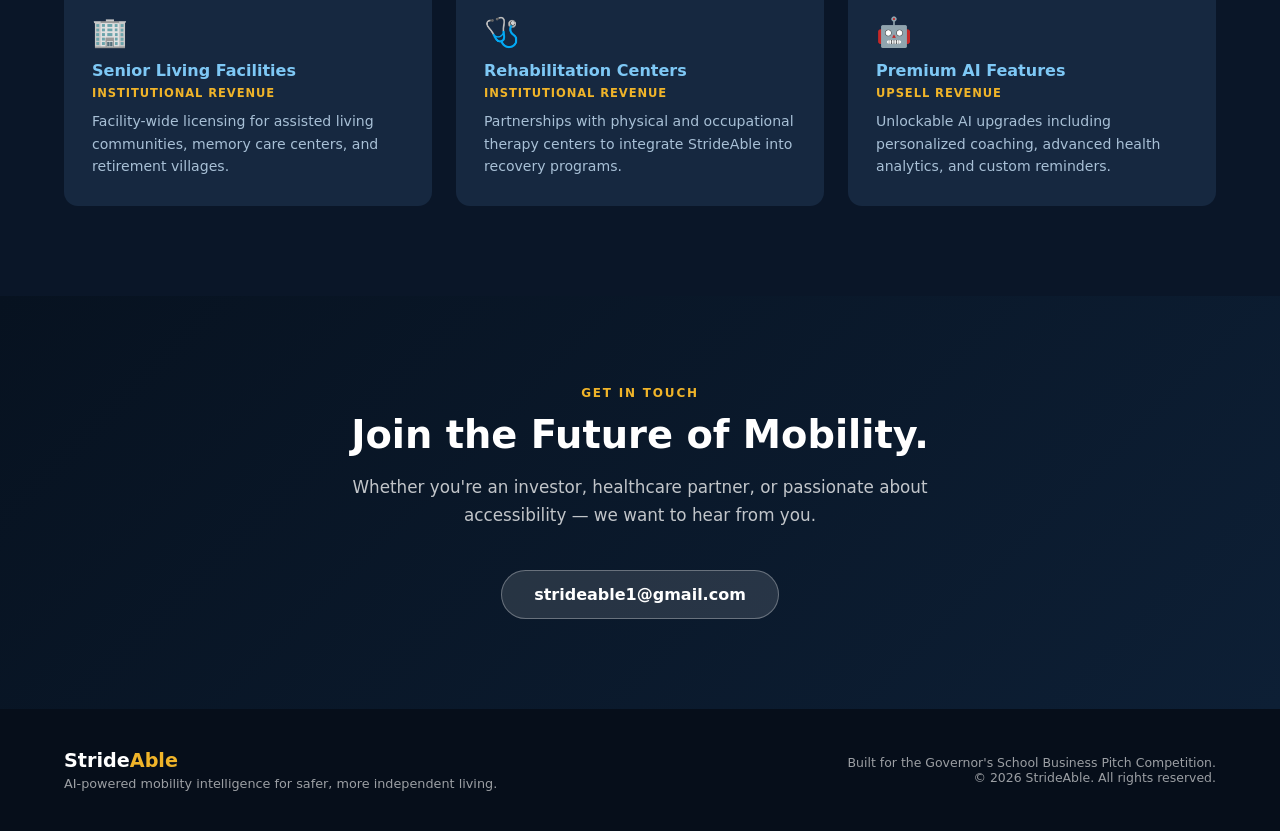
<file: StrideAble_Website.html>
<!DOCTYPE html>
<html lang="en">
<head>
<meta charset="UTF-8">
<meta name="viewport" content="width=device-width, initial-scale=1.0">
<title>StrideAble — Empowering Every Step.</title>
<style>
  :root {
    --blue: #4fa3e0;
    --blue-dark: #0a1628;
    --blue-mid: #7ec8f5;
    --blue-light: #1a2e4a;
    --blue-xlight: #152236;
    --accent: #f0b429;
    --white: #0d1f35;
    --gray: #a8c0d6;
    --gray-light: #111f30;
    --text: #e8f1f8;
    --radius: 14px;
    --card-bg: #162840;
    --border: #1e3a55;
  }
  * { box-sizing: border-box; margin: 0; padding: 0; }
  html { scroll-behavior: smooth; }
  body { font-family: 'Segoe UI', system-ui, sans-serif; color: var(--text); background: #0a1628; }

  /* NAV */
  nav {
    position: fixed; top: 0; left: 0; right: 0; z-index: 100;
    background: rgba(10,22,40,0.97); backdrop-filter: blur(10px);
    border-bottom: 1px solid #1e3a55;
    display: flex; align-items: center; justify-content: space-between;
    padding: 0 5%; height: 64px;
  }
  .nav-logo { display: flex; align-items: center; gap: 10px; font-weight: 800; font-size: 1.3rem; color: var(--blue); text-decoration: none; }
  .nav-logo span { color: var(--accent); }
  nav ul { list-style: none; display: flex; gap: 2rem; }
  nav ul a { text-decoration: none; color: #7a9cb8; font-size: 0.9rem; font-weight: 500; transition: color 0.2s; }
  nav ul a:hover { color: var(--blue); }

  /* HERO */
  #hero {
    min-height: 100vh;
    background: linear-gradient(135deg, #0f3a63 0%, #1A5C96 50%, #2E75B6 100%);
    display: flex; align-items: center; padding: 80px 5% 60px;
    position: relative; overflow: hidden;
  }
  #hero::before {
    content: ''; position: absolute; inset: 0;
    background: radial-gradient(ellipse at 70% 50%, rgba(255,255,255,0.05) 0%, transparent 70%);
  }
  .hero-inner { display: grid; grid-template-columns: 1fr 1fr; gap: 60px; align-items: center; max-width: 1200px; margin: 0 auto; width: 100%; }
  .hero-text { color: white; }
  .hero-eyebrow { display: inline-block; background: rgba(255,255,255,0.15); border: 1px solid rgba(255,255,255,0.3); color: rgba(255,255,255,0.9); font-size: 0.8rem; font-weight: 600; letter-spacing: 0.12em; text-transform: uppercase; padding: 6px 16px; border-radius: 50px; margin-bottom: 1.5rem; }
  .hero-text h1 { font-size: clamp(2.2rem, 4vw, 3.5rem); font-weight: 900; line-height: 1.1; margin-bottom: 1.2rem; }
  .hero-text h1 span { color: var(--accent); }
  .hero-text p { font-size: 1.1rem; line-height: 1.7; opacity: 0.88; margin-bottom: 2rem; max-width: 480px; }
  .hero-price-box {
    background: rgba(255,255,255,0.12); border: 1px solid rgba(255,255,255,0.25);
    border-radius: var(--radius); padding: 20px 24px; margin-bottom: 2rem; display: inline-block;
  }
  .hero-price-label { font-size: 0.8rem; opacity: 0.7; text-transform: uppercase; letter-spacing: 0.1em; margin-bottom: 4px; }
  .hero-price { font-size: 2.4rem; font-weight: 900; color: var(--accent); line-height: 1; }
  .hero-price sub { font-size: 1rem; font-weight: 500; color: rgba(255,255,255,0.7); vertical-align: baseline; }
  .hero-btns { display: flex; gap: 12px; flex-wrap: wrap; }
  .btn-primary {
    background: var(--accent); color: white; font-weight: 700; font-size: 1rem;
    padding: 14px 30px; border-radius: 50px; text-decoration: none;
    transition: transform 0.2s, box-shadow 0.2s;
    box-shadow: 0 4px 20px rgba(232,160,32,0.4);
  }
  .btn-primary:hover { transform: translateY(-2px); box-shadow: 0 8px 30px rgba(232,160,32,0.5); }
  .btn-secondary {
    background: transparent; color: white; font-weight: 600; font-size: 1rem;
    padding: 14px 30px; border-radius: 50px; text-decoration: none;
    border: 2px solid rgba(255,255,255,0.4); transition: all 0.2s;
  }
  .btn-secondary:hover { background: rgba(255,255,255,0.1); border-color: white; }
  .hero-image { position: relative; }
  .hero-image img { width: 100%; border-radius: 20px; }
  .hero-image img.orig-device { mix-blend-mode: multiply; filter: contrast(1.05); border-radius: 20px; box-shadow: none; }
  .hero-badge {
    position: absolute; bottom: -16px; left: 50%; transform: translateX(-50%);
    background: white; color: var(--blue); font-weight: 700; font-size: 0.85rem;
    padding: 10px 24px; border-radius: 50px; white-space: nowrap;
    box-shadow: 0 4px 20px rgba(0,0,0,0.15);
  }

  /* SECTIONS */
  section { padding: 90px 5%; }
  .section-inner { max-width: 1200px; margin: 0 auto; }
  .eyebrow { font-size: 0.75rem; font-weight: 700; letter-spacing: 0.15em; text-transform: uppercase; color: #4fa3e0; margin-bottom: 0.8rem; }
  .section-title { font-size: clamp(1.8rem, 3vw, 2.6rem); font-weight: 900; line-height: 1.15; margin-bottom: 1rem; color: #e8f1f8; }
  .section-subtitle { font-size: 1.05rem; color: #a8c0d6; line-height: 1.7; max-width: 620px; }

  /* PROBLEM */
  #problem { background: #0d1f35; }
  .problem-grid { display: grid; grid-template-columns: repeat(2, 1fr); gap: 24px; margin-top: 3rem; }
  .problem-card {
    background: #162840; border-radius: var(--radius); padding: 30px;
    border-left: 4px solid var(--blue); box-shadow: 0 4px 16px rgba(0,0,0,0.3);
    transition: transform 0.2s;
  }
  .problem-card:hover { transform: translateY(-3px); }
  .problem-icon { font-size: 2rem; margin-bottom: 12px; }
  .problem-card h3 { font-size: 1.1rem; font-weight: 800; margin-bottom: 8px; color: #7ec8f5; }
  .problem-card p { font-size: 0.92rem; color: #a8c0d6; line-height: 1.6; }

  /* SOLUTION */
  .solution-grid { display: flex; flex-direction: column; align-items: center; gap: 48px; margin-top: 3rem; text-align: center; max-width: 800px; margin-left: auto; margin-right: auto; }
  .solution-checks { list-style: none; margin-top: 1.5rem; display: flex; flex-direction: column; gap: 12px; max-width: 520px; margin-left: auto; margin-right: auto; text-align: left; }
  .solution-checks li { display: flex; align-items: flex-start; gap: 12px; font-size: 0.95rem; line-height: 1.5; color: #a8c0d6; }
  .solution-checks li::before { content: '✓'; background: #4fa3e0; color: #0a1628; border-radius: 50%; width: 22px; height: 22px; display: flex; align-items: center; justify-content: center; font-size: 0.7rem; font-weight: 800; flex-shrink: 0; margin-top: 1px; }
  .solution-img { border-radius: 20px; width: 100%; max-width: 500px; display: flex; justify-content: center; margin: 0 auto; }
  .solution-img img { flex: 1; border-radius: 16px; }
  .solution-img img { width: 100%; display: block; }

  /* FEATURES */
  #features { background: linear-gradient(180deg, #071220 0%, #0d1f35 100%); color: white; }
  #features .eyebrow { color: var(--accent); }
  #features .section-title { color: white; }
  #features .section-subtitle { color: rgba(255,255,255,0.75); }
  .features-grid { display: grid; grid-template-columns: repeat(3, 1fr); gap: 20px; margin-top: 3rem; }
  .feature-card {
    background: rgba(79,163,224,0.08); border: 1px solid rgba(79,163,224,0.2);
    border-radius: var(--radius); padding: 28px 22px;
    transition: background 0.2s, transform 0.2s;
  }
  .feature-card:hover { background: rgba(79,163,224,0.15); transform: translateY(-4px); }
  .feature-icon { font-size: 2rem; margin-bottom: 14px; }
  .feature-card h3 { font-size: 1rem; font-weight: 800; margin-bottom: 8px; color: white; }
  .feature-card p { font-size: 0.85rem; color: rgba(255,255,255,0.72); line-height: 1.6; }

  /* HOW IT WORKS */
  #how-it-works { background: #0d1f35; }
  .steps-grid { display: grid; grid-template-columns: repeat(4, 1fr); gap: 28px; margin-top: 3rem; }
  .step-card { background: #162840; border-radius: var(--radius); padding: 30px 24px; text-align: center; box-shadow: 0 4px 20px rgba(0,0,0,0.3); position: relative; }
  .step-num { width: 48px; height: 48px; background: #4fa3e0; color: #0a1628; border-radius: 50%; display: flex; align-items: center; justify-content: center; font-weight: 900; font-size: 1.1rem; margin: 0 auto 16px; }
  .step-card h3 { font-size: 1rem; font-weight: 800; margin-bottom: 10px; color: #7ec8f5; }
  .step-card p { font-size: 0.88rem; color: #a8c0d6; line-height: 1.6; }

  /* COMPATIBLE */
  #compatible { background: #0a1628; }
  .compat-grid { display: grid; grid-template-columns: repeat(3, 1fr); gap: 20px; margin-top: 3rem; }
  .compat-card {
    border: 2px solid #1e3a55; border-radius: var(--radius); padding: 28px 16px; background: #162840;
    text-align: center; transition: all 0.2s;
  }
  .compat-card:hover { border-color: #4fa3e0; background: #1a3050; transform: translateY(-3px); }

  .compat-card h3 { font-size: 0.95rem; font-weight: 800; color: #7ec8f5; margin-bottom: 6px; }
  .compat-card p { font-size: 0.8rem; color: #a8c0d6; line-height: 1.5; }

  /* APP */
  #app { background: linear-gradient(135deg, #0d1f35 0%, #0a1628 100%); }
  .app-grid { display: grid; grid-template-columns: 1fr 1fr; gap: 60px; align-items: center; margin-top: 3rem; }
  .app-features { display: flex; flex-direction: column; gap: 20px; }
  .app-feature { display: flex; align-items: flex-start; gap: 16px; }
  .app-feature-icon { width: 44px; height: 44px; background: #1a3a5c; border: 1px solid #4fa3e0; border-radius: 12px; display: flex; align-items: center; justify-content: center; font-size: 1.2rem; flex-shrink: 0; }
  .app-feature-text h4 { font-size: 0.95rem; font-weight: 800; margin-bottom: 4px; color: #7ec8f5; }
  .app-feature-text p { font-size: 0.88rem; color: #a8c0d6; line-height: 1.5; }
  .app-note { background: #1a2e4a; border-radius: var(--radius); padding: 16px 20px; margin-top: 16px; font-size: 0.85rem; color: #a8c0d6; border-left: 4px solid #4fa3e0; }
  .phone-mockup {
    background: #0f3a63; border-radius: 32px; padding: 20px;
    box-shadow: 0 30px 80px rgba(26,92,150,0.3); max-width: 320px; margin: 0 auto;
  }
  .phone-screen { background: #1a2a3a; border-radius: 22px; padding: 20px; color: white; }
  .phone-header { font-size: 0.8rem; font-weight: 700; color: var(--accent); margin-bottom: 12px; }
  .phone-alert { background: rgba(232,160,32,0.15); border: 1px solid rgba(232,160,32,0.4); border-radius: 10px; padding: 12px; font-size: 0.8rem; color: rgba(255,255,255,0.9); margin-bottom: 12px; }
  .phone-stat { display: flex; justify-content: space-between; align-items: center; background: rgba(255,255,255,0.06); border-radius: 8px; padding: 10px 14px; margin-bottom: 8px; font-size: 0.82rem; }
  .phone-stat-val { color: var(--accent); font-weight: 800; }

  /* PRICING */
  #pricing { background: #0d1f35; }
  .pricing-grid { display: grid; grid-template-columns: repeat(2, 1fr); gap: 28px; margin-top: 3rem; }
  .pricing-card {
    background: #162840; border-radius: var(--radius); padding: 36px 28px;
    box-shadow: 0 4px 24px rgba(0,0,0,0.35); border: 2px solid #1e3a55;
    transition: all 0.2s; position: relative;
  }
  .pricing-card:hover { border-color: #4fa3e0; transform: translateY(-4px); }

  .pricing-badge {
    position: absolute; top: -14px; left: 50%; transform: translateX(-50%);
    background: var(--blue); color: white; font-size: 0.72rem; font-weight: 800;
    letter-spacing: 0.1em; text-transform: uppercase; padding: 5px 16px; border-radius: 50px;
  }
  .pricing-type { font-size: 0.8rem; font-weight: 700; letter-spacing: 0.1em; text-transform: uppercase; color: #4fa3e0; margin-bottom: 8px; }
  .pricing-name { font-size: 1.3rem; font-weight: 900; color: #e8f1f8; margin-bottom: 16px; }
  .pricing-price { font-size: 2.8rem; font-weight: 900; color: #f0b429; line-height: 1; margin-bottom: 4px; }
  .pricing-period { font-size: 0.85rem; color: #7a9cb8; margin-bottom: 24px; }
  .pricing-features { list-style: none; display: flex; flex-direction: column; gap: 10px; margin-bottom: 28px; }
  .pricing-features li { display: flex; align-items: flex-start; gap: 10px; font-size: 0.88rem; color: #a8c0d6; line-height: 1.4; }
  .pricing-features li::before { content: '✓'; color: #4fa3e0; font-weight: 800; flex-shrink: 0; }
  .pricing-cta {
    display: block; text-align: center; background: #4fa3e0; color: #0a1628;
    font-weight: 700; font-size: 0.95rem; padding: 13px; border-radius: 50px;
    text-decoration: none; transition: all 0.2s;
  }
  .pricing-cta:hover { background: #7ec8f5; }


  /* BUSINESS */
  #business { background: #0a1628; }
  .business-grid { display: grid; grid-template-columns: repeat(3, 1fr); gap: 24px; margin-top: 3rem; }
  .biz-card {
    border-radius: var(--radius); padding: 28px; background: #162840;
    border-top: 4px solid #4fa3e0;
  }
  .biz-icon { font-size: 1.8rem; margin-bottom: 12px; }
  .biz-card h3 { font-size: 1rem; font-weight: 800; margin-bottom: 6px; color: #7ec8f5; }
  .biz-tag { font-size: 0.72rem; font-weight: 700; text-transform: uppercase; letter-spacing: 0.08em; color: #f0b429; margin-bottom: 10px; }
  .biz-card p { font-size: 0.88rem; color: #a8c0d6; line-height: 1.6; }

  /* CONTACT */
  #contact { background: linear-gradient(135deg, #071220 0%, #0d1f35 100%); color: white; text-align: center; }
  #contact .section-title { color: white; }
  #contact .section-subtitle { color: rgba(255,255,255,0.75); margin: 0 auto 2.5rem; }
  .contact-email {
    display: inline-block; background: rgba(255,255,255,0.12); border: 1px solid rgba(255,255,255,0.3);
    color: white; text-decoration: none; padding: 14px 32px; border-radius: 50px;
    font-weight: 700; font-size: 1rem; transition: all 0.2s;
  }
  .contact-email:hover { background: rgba(255,255,255,0.2); }

  /* FOOTER */
  footer {
    background: #060e1a; color: rgba(255,255,255,0.6); padding: 40px 5%;
    display: flex; align-items: center; justify-content: space-between; flex-wrap: gap;
  }
  .footer-logo { font-size: 1.2rem; font-weight: 900; color: white; }
  .footer-logo span { color: var(--accent); }
  .footer-tagline { font-size: 0.8rem; margin-top: 4px; }
  footer nav ul { display: flex; gap: 1.5rem; list-style: none; }
  footer nav ul a { color: rgba(255,255,255,0.55); text-decoration: none; font-size: 0.85rem; transition: color 0.2s; }
  footer nav ul a:hover { color: white; }
  .footer-copy { font-size: 0.78rem; text-align: right; }

  /* SCROLL ANIMATIONS */
  .fade-up { opacity: 0; transform: translateY(24px); transition: opacity 0.6s ease, transform 0.6s ease; }
  .fade-up.visible { opacity: 1; transform: translateY(0); }

  @media (max-width: 900px) {
    .hero-inner, .solution-grid, .app-grid { grid-template-columns: 1fr; }
    .features-grid { grid-template-columns: repeat(2,1fr); }
    .steps-grid { grid-template-columns: repeat(2,1fr); }
    .compat-grid, .pricing-grid, .business-grid { grid-template-columns: repeat(2,1fr); }
    .problem-grid { grid-template-columns: 1fr; }
  }
  @media (max-width: 600px) {
    .features-grid, .steps-grid, .compat-grid, .pricing-grid, .business-grid { grid-template-columns: 1fr; }
    nav ul { display: none; }
  }
</style>
</head>
<body>

<!-- NAV -->
<nav>
  <a href="#hero" class="nav-logo">Stride<span>Able</span></a>
  <ul>
    <li><a href="#problem">Problem</a></li>
    <li><a href="#solution">Solution</a></li>
    <li><a href="#features">Features</a></li>
    <li><a href="#how-it-works">How It Works</a></li>
    <li><a href="#app">App</a></li>
    <li><a href="#pricing">Pricing</a></li>
    <li><a href="#contact">Contact</a></li>
  </ul>
</nav>

<!-- HERO -->
<section id="hero">
  <div class="hero-inner">
    <div class="hero-text fade-up">
      <div class="hero-eyebrow">AI-Powered Mobility Intelligence</div>
      <h1>Empowering<br><span>Every Step.</span></h1>
      <p>An AI-powered attachment that transforms walkers, canes, crutches, wheelchairs, and scooters into intelligent safety companions — in seconds.</p>
      <div class="hero-price-box">
        <div class="hero-price-label">Device Price</div>
        <div class="hero-price">$199.99 <sub>one-time</sub></div>
      </div>
      <div class="hero-btns">
        <a href="#pricing" class="btn-primary">See Pricing</a>
        <a href="#features" class="btn-secondary">Explore Features</a>
      </div>
    </div>
    <div class="hero-image fade-up">
      <img class="orig-device" src="[data-uri]" alt="StrideAble device shown on mobility aids">
      <div class="hero-badge">✓ Works with your existing device</div>
    </div>
  </div>
</section>

<!-- PROBLEM -->
<section id="problem">
  <div class="section-inner">
    <div class="eyebrow fade-up">The Challenge</div>
    <h2 class="section-title fade-up">Mobility Aids Are Passive.<br>People Deserve More.</h2>
    <p class="section-subtitle fade-up">Every year, millions of older adults and mobility device users face preventable dangers — not because of their conditions, but because their tools haven't kept up with the times.</p>
    <div class="problem-grid">
      <div class="problem-card fade-up">
        <div class="problem-icon">⚠️</div>
        <h3>Fall Risk</h3>
        <p>Falls are the leading cause of injury-related hospital admissions among older adults. Standard mobility aids offer no active fall prevention or detection.</p>
      </div>
      <div class="problem-card fade-up">
        <div class="problem-icon">🚧</div>
        <h3>Obstacle Danger</h3>
        <p>Curbs, uneven floors, and unexpected hazards are invisible threats. Traditional devices provide no warning until it's too late.</p>
      </div>
      <div class="problem-card fade-up">
        <div class="problem-icon">📡</div>
        <h3>Caregiver Blind Spots</h3>
        <p>Caregivers and family members have no real-time visibility into a loved one's safety, location, or movement patterns throughout the day.</p>
      </div>
      <div class="problem-card fade-up">
        <div class="problem-icon">📊</div>
        <h3>No Health Tracking</h3>
        <p>Vital mobility and health data goes uncaptured. Clinicians and caregivers lack the insights needed to prevent incidents before they happen.</p>
      </div>
    </div>
  </div>
</section>

<!-- SOLUTION -->
<section id="solution">
  <div class="section-inner">
    <div class="solution-grid">
      <div>
        <div class="eyebrow fade-up">The Solution</div>
        <h2 class="section-title fade-up">One Attachment.<br>Total Transformation.</h2>
        <p class="section-subtitle fade-up">StrideAble is a compact, AI-powered attachment that fastens directly onto existing mobility devices using velcro — <strong>no replacement required</strong>. In seconds, a standard walker or cane becomes an intelligent, connected safety system.</p>
        <ul class="solution-checks fade-up">
          <li>Works with your existing device — no replacement needed</li>
          <li>Motion sensor that scans the path ahead</li>
          <li>Sound and flashing-light alerts before obstacles are reached</li>
          <li>Automatic caregiver notifications on fall detection</li>
          <li>First responders alerted if user doesn't get up in 3 minutes</li>
          <li>Emergency SOS button sends location instantly</li>
          <li>Health and activity monitoring built in</li>
        </ul>
      </div>
        
        <img class="orig-device" style="max-width:100%; display:block; margin:0 auto; border-radius:16px;" src="[data-uri]" alt="StrideAble device shown on mobility aids">
      </div>
    </div>
  </div>
</section>

<!-- FEATURES -->
<section id="features">
  <div class="section-inner">
    <div class="eyebrow fade-up">Intelligent By Design</div>
    <h2 class="section-title fade-up">9 Powerful Features. One Smart Attachment.</h2>
    <p class="section-subtitle fade-up" style="white-space:nowrap; font-size:0.82rem; overflow:hidden; text-overflow:ellipsis; max-width:100%;">Mount the device facing forward — the front-facing AI camera and sensors detect obstacles directly in the user's path.</p>
    <div class="features-grid">
      <div class="feature-card fade-up">
        <div class="feature-icon">📡</div>
        <h3>Proximity Sensor</h3>
        <p>Front-facing proximity sensor detects obstacles, steps, and hazards before the user reaches them.</p>
      </div>
      <div class="feature-card fade-up">
        <div class="feature-icon">🎥</div>
        <h3>Live & Recorded Camera</h3>
        <p>Front-facing camera provides a live video feed and recorded footage, viewable anytime through the companion app.</p>
      </div>
      <div class="feature-card fade-up">
        <div class="feature-icon">🏃</div>
        <h3>Motion Sensors</h3>
        <p>High-precision accelerometers and gyroscopes track step frequency and overall mobility trends.</p>
      </div>
      <div class="feature-card fade-up">
        <div class="feature-icon">🔊</div>
        <h3>Sound &amp; Light Alerts</h3>
        <p>An alert sound plays and the handle flashes white as obstacles get closer — increasing in intensity from 3 ft down to 1 ft. Flashes red when the battery is low.</p>
      </div>
      <div class="feature-card fade-up">
        <div class="feature-icon">❤️</div>
        <h3>Health Monitoring</h3>
        <p>Continuous tracking of activity levels and mobility metrics, shareable with caregivers and healthcare providers.</p>
      </div>
      <div class="feature-card fade-up">
        <div class="feature-icon">🛡️</div>
        <h3>Fall Detection AI</h3>
        <p>AI detects falls in real time. Caregivers are alerted immediately. If the user doesn't get up within 3 minutes, first responders are automatically contacted.</p>
      </div>
      <div class="feature-card fade-up">
        <div class="feature-icon">🆘</div>
        <h3>Emergency SOS</h3>
        <p>One press of the SOS button instantly sends the user's live location and an ambulance request to emergency services.</p>
      </div>
      <div class="feature-card fade-up">
        <div class="feature-icon">📱</div>
        <h3>Caregiver App</h3>
        <p>Real-time visibility into location, activity, health insights, and safety alerts — without compromising user independence.</p>
      </div>
      <div class="feature-card fade-up">
        <div class="feature-icon">🤖</div>
        <h3>AI Companion</h3>
        <p>Medication reminders, gentle encouragement, and compassionate check-ins. Learns user preferences over time.</p>
      </div>
    </div>
  </div>
</section>

<!-- HOW IT WORKS -->
<section id="how-it-works">
  <div class="section-inner">
    <div class="eyebrow fade-up">Simple Setup</div>
    <h2 class="section-title fade-up">Ready in 4 Steps.</h2>
    <div class="steps-grid">
      <div class="step-card fade-up">
        <div class="step-num">01</div>
        <h3>Attach with Velcro</h3>
        <p>Secure StrideAble to any walker, cane, or scooter using the velcro attachment. No tools required — under 60 seconds.</p>
      </div>
      <div class="step-card fade-up">
        <div class="step-num">02</div>
        <h3>Face It Forward</h3>
        <p>Orient the device so the front-facing camera and sensors point outward in the direction of travel.</p>
      </div>
      <div class="step-card fade-up">
        <div class="step-num">03</div>
        <h3>Hear &amp; See the Alerts</h3>
        <p>The handle sounds an alert and flashes white as obstacles get closer. It flashes red when the battery is low. Automatic and non-intrusive.</p>
      </div>
      <div class="step-card fade-up">
        <div class="step-num">04</div>
        <h3>Stay Connected</h3>
        <p>Caregivers receive real-time safety alerts, location sharing, activity insights, and health updates through the companion app.</p>
      </div>
    </div>
  </div>
</section>

<!-- COMPATIBLE -->
<section id="compatible">
  <div class="section-inner">
    <div class="eyebrow fade-up">Universal Fit</div>
    <h2 class="section-title fade-up">Works With Every Device.</h2>
    <p class="section-subtitle fade-up">StrideAble's velcro attachment secures onto virtually any mobility aid — no modifications, no replacements.</p>
    <div class="compat-grid">
      <div class="compat-card fade-up">
        <h3>Walker</h3>
        <p>Attaches to the front crossbar for optimal forward-facing detection</p>
      </div>
      <div class="compat-card fade-up">
        <h3>Cane</h3>
        <p>Mounts at handle height with a secure velcro fit</p>
      </div>
      <div class="compat-card fade-up">
        <h3>Scooter</h3>
        <p>Attaches to the tiller or front chassis for full coverage</p>
      </div>
    </div>
  </div>
</section>

<!-- APP -->
<section id="app">
  <div class="section-inner">
    <div class="eyebrow fade-up">Caregiver Companion App</div>
    <h2 class="section-title fade-up">Peace of Mind, In Your Pocket.</h2>
    <div class="app-grid">
      <div>
        <div class="app-features">
          <div class="app-feature fade-up">
            <div class="app-feature-icon">🔔</div>
            <div class="app-feature-text">
              <h4>Instant Alerts</h4>
              <p>Immediate push notifications for fall detection, low battery, or device issues.</p>
            </div>
          </div>
          <div class="app-feature fade-up">
            <div class="app-feature-icon">📍</div>
            <div class="app-feature-text">
              <h4>Location Sharing</h4>
              <p>Real-time GPS location visible to approved family members and caregivers.</p>
            </div>
          </div>
          <div class="app-feature fade-up">
            <div class="app-feature-icon">📈</div>
            <div class="app-feature-text">
              <h4>Activity Insights</h4>
              <p>Daily movement summaries, trend analysis, and mobility health scores.</p>
            </div>
          </div>
          <div class="app-feature fade-up">
            <div class="app-feature-icon">👥</div>
            <div class="app-feature-text">
              <h4>Caregiver Updates</h4>
              <p>Scheduled check-in reports sent directly to your care team.</p>
            </div>
          </div>
          <div class="app-feature fade-up">
            <div class="app-feature-icon">🤖</div>
            <div class="app-feature-text">
              <h4>AI Assistant Support</h4>
              <p>Monitor chatbot interactions and set medication reminders for your loved one.</p>
            </div>
          </div>
        </div>
        <div class="app-note fade-up">⚠️ Certain features may require a subscription. See pricing below.</div>
      </div>
      <div class="fade-up">
        <div class="phone-mockup">
          <div class="phone-screen">
            <div class="phone-header">StrideAble App · Live</div>
            <div class="phone-alert">⚠️ Caregiver Alert — Possible fall detected. Checking status...</div>
            <div class="phone-stat"><span>Location</span><span class="phone-stat-val">Shared ✓</span></div>
            <div class="phone-stat"><span>Battery</span><span class="phone-stat-val">78%</span></div>
            <div class="phone-stat"><span>Steps Today</span><span class="phone-stat-val">1,240</span></div>
            <div class="phone-stat"><span>SOS Status</span><span class="phone-stat-val">Ready</span></div>
            <div class="phone-stat"><span>Last Check-In</span><span class="phone-stat-val">2 min ago</span></div>
          </div>
        </div>
      </div>
    </div>
  </div>
</section>

<!-- PRICING -->
<section id="pricing">
  <div class="section-inner">
    <div class="eyebrow fade-up">Simple Pricing</div>
    <h2 class="section-title fade-up">One Device. Flexible Plans.</h2>
    <p class="section-subtitle fade-up">Start with the device and add a premium subscription whenever you're ready. Both plans unlock the same set of premium features.</p>
    <ul class="solution-checks fade-up" style="max-width:560px; margin:1.5rem auto 2.5rem;">
      <li>Advanced caregiver analytics</li>
      <li>Extended data history</li>
      <li>Access to recorded camera footage</li>
      <li>Premium AI companion features</li>
      <li>Brain games for cognitive engagement</li>
      <li>Priority support</li>
      <li>Caregiver app — unlimited users</li>
    </ul>
    <div class="pricing-grid">
      <div class="pricing-card fade-up">
        <div class="pricing-type">Subscription</div>
        <div class="pricing-name">Monthly Plan</div>
        <div class="pricing-price">$12<sup style="font-size:1.2rem">.99</sup></div>
        <div class="pricing-period">per month</div>
        <a href="#contact" class="pricing-cta">Get Started</a>
      </div>
      <div class="pricing-card fade-up">
        <div class="pricing-type">Subscription</div>
        <div class="pricing-name">Annual Plan</div>
        <div class="pricing-price">$119<sup style="font-size:1.2rem">.99</sup></div>
        <div class="pricing-period">per year · save 23%</div>
        <a href="#contact" class="pricing-cta">Get Started</a>
      </div>
    </div>
  </div>
</section>

<!-- BUSINESS -->
<section id="business">
  <div class="section-inner">
    <div class="eyebrow fade-up">Market Opportunity</div>
    <h2 class="section-title fade-up">Built to Scale.</h2>
    <p class="section-subtitle fade-up">StrideAble combines direct-to-consumer sales with B2B institutional partnerships for diversified, recurring revenue.</p>
    <div class="business-grid">
      <div class="biz-card fade-up">
        <div class="biz-icon">📦</div>
        <h3>Device Sales</h3>
        <div class="biz-tag">Direct Revenue</div>
        <p>Direct purchase through our website, retail partners, and healthcare suppliers.</p>
      </div>
      <div class="biz-card fade-up">
        <div class="biz-icon">🔁</div>
        <h3>Subscription Plans</h3>
        <div class="biz-tag">Recurring Revenue</div>
        <p>Monthly ($12.99) or annual ($119.99) plans for premium analytics, AI features, and extended history.</p>
      </div>
      <div class="biz-card fade-up">
        <div class="biz-icon">🏥</div>
        <h3>Healthcare Partnerships</h3>
        <div class="biz-tag">Institutional Revenue</div>
        <p>B2B agreements with hospitals, clinics, and home health agencies for bulk deployment.</p>
      </div>
      <div class="biz-card fade-up">
        <div class="biz-icon">🏢</div>
        <h3>Senior Living Facilities</h3>
        <div class="biz-tag">Institutional Revenue</div>
        <p>Facility-wide licensing for assisted living communities, memory care centers, and retirement villages.</p>
      </div>
      <div class="biz-card fade-up">
        <div class="biz-icon">🩺</div>
        <h3>Rehabilitation Centers</h3>
        <div class="biz-tag">Institutional Revenue</div>
        <p>Partnerships with physical and occupational therapy centers to integrate StrideAble into recovery programs.</p>
      </div>
      <div class="biz-card fade-up">
        <div class="biz-icon">🤖</div>
        <h3>Premium AI Features</h3>
        <div class="biz-tag">Upsell Revenue</div>
        <p>Unlockable AI upgrades including personalized coaching, advanced health analytics, and custom reminders.</p>
      </div>
    </div>
  </div>
</section>

<!-- CONTACT -->
<section id="contact">
  <div class="section-inner" style="text-align:center">
    <div class="eyebrow fade-up" style="color:var(--accent)">Get In Touch</div>
    <h2 class="section-title fade-up" style="color:white">Join the Future of Mobility.</h2>
    <p class="section-subtitle fade-up" style="color:rgba(255,255,255,0.75); margin:0 auto 2.5rem;">Whether you're an investor, healthcare partner, or passionate about accessibility — we want to hear from you.</p>
    <a href="mailto:strideable1@gmail.com" class="contact-email fade-up">strideable1@gmail.com</a>
  </div>
</section>

<!-- FOOTER -->
<footer>
  <div>
    <div class="footer-logo">Stride<span>Able</span></div>
    <div class="footer-tagline">AI-powered mobility intelligence for safer, more independent living.</div>
  </div>
  <nav><ul>
    <li><a href="#problem">Problem</a></li>
    <li><a href="#solution">Solution</a></li>
    <li><a href="#features">Features</a></li>
    <li><a href="#pricing">Pricing</a></li>
    <li><a href="#contact">Contact</a></li>
  </ul></nav>
  <div class="footer-copy">
    Built for the Governor's School Business Pitch Competition.<br>
    © 2026 StrideAble. All rights reserved.
  </div>
</footer>

<script>
  // Scroll fade-in
  const observer = new IntersectionObserver((entries) => {
    entries.forEach(e => { if (e.isIntersecting) e.target.classList.add('visible'); });
  }, { threshold: 0.12 });
  document.querySelectorAll('.fade-up').forEach(el => observer.observe(el));
</script>
</body>
</html>
</file>
